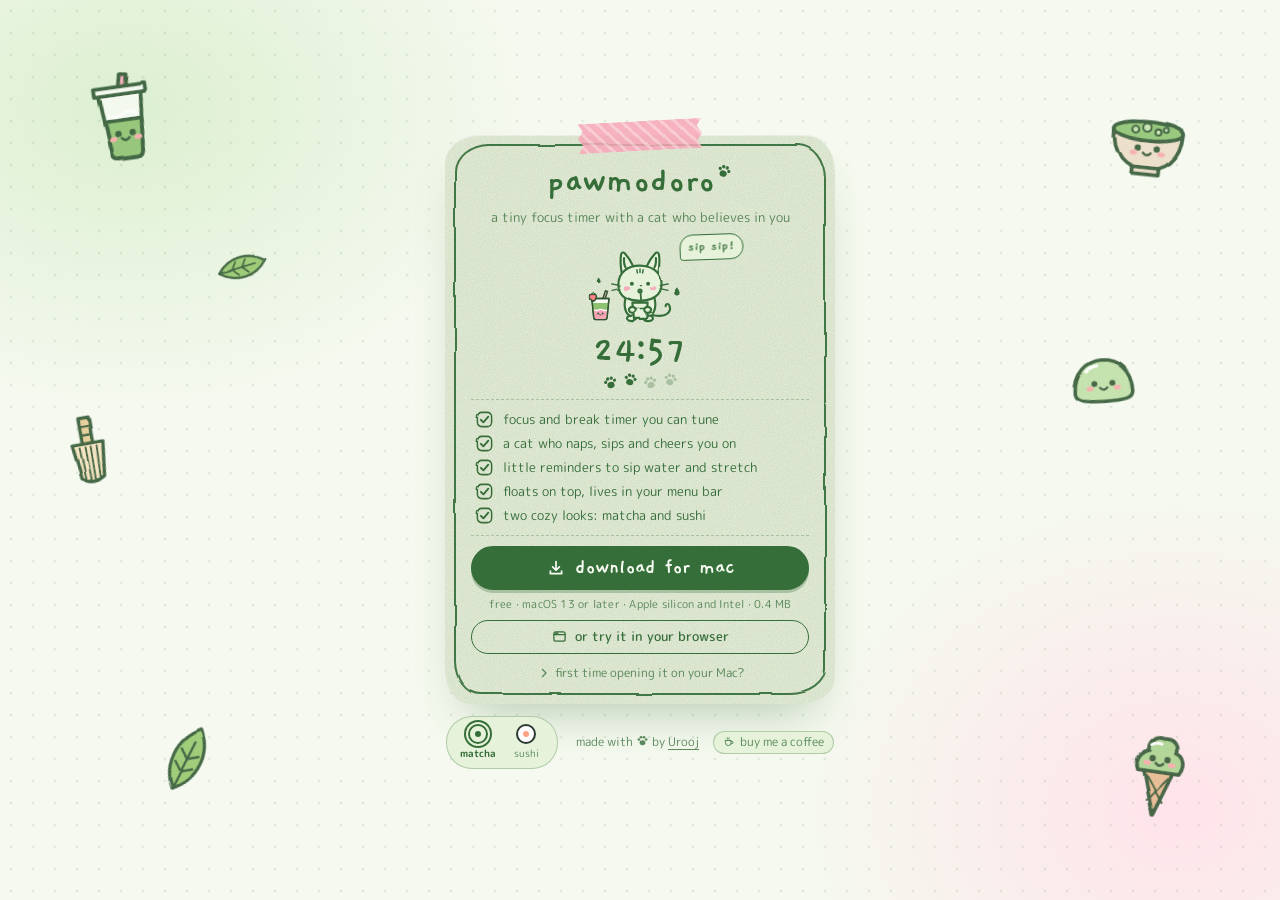
<file: index.html>
<!doctype html>
<html lang="en">
<head>
<meta charset="utf-8">
<meta name="viewport" content="width=device-width,initial-scale=1,viewport-fit=cover">
<title>Pawmodoro</title>
<meta name="description" content="A tiny hand-drawn focus timer with a cat who believes in you. Free for Mac, or try it in your browser.">
<meta name="theme-color" content="#FFF4F7">
<meta property="og:title" content="Pawmodoro">
<meta property="og:description" content="A tiny hand-drawn focus timer with a cat who believes in you.">
<link rel="icon" href="icons/favicon.svg" type="image/svg+xml">
<link rel="apple-touch-icon" href="icons/apple-touch-icon.png">
<link rel="preconnect" href="https://fonts.googleapis.com">
<link rel="preconnect" href="https://fonts.gstatic.com" crossorigin>
<link rel="stylesheet" href="https://fonts.googleapis.com/css2?family=Gaegu:wght@400;700&family=M+PLUS+Rounded+1c:wght@400;500;700&display=swap">
<link rel="stylesheet" href="palettes.css">
<style>
/* Layout: one taped-down paper card in the middle of a dotted desk, color swatches and a little credit below it */
*,*::before,*::after{box-sizing:border-box}
:root{padding-top:env(safe-area-inset-top,0px);padding-bottom:env(safe-area-inset-bottom,0px)}
html,body{min-height:100%}
body{margin:0;background:var(--desk);color:var(--ink);font-family:var(--font-ui);font-size:15px;-webkit-font-smoothing:antialiased}
[hidden]{display:none!important}
a{color:inherit}
:focus-visible{outline:2px dashed var(--ink);outline-offset:3px}
.defs{position:absolute;width:0;height:0;overflow:hidden}

.desk{
  position:relative;min-height:100vh;display:flex;flex-direction:column;align-items:center;gap:22px;
  padding-block:40px 28px;
  padding-left:max(16px,env(safe-area-inset-left,0px));
  padding-right:max(16px,env(safe-area-inset-right,0px));
  overflow:hidden;
  background:
    radial-gradient(circle,var(--grid) 1.3px,transparent 1.7px) 0 0/22px 22px,
    radial-gradient(40rem 30rem at 10% 12%,var(--blob-a),transparent 62%),
    radial-gradient(38rem 32rem at 92% 90%,var(--blob-b),transparent 62%),
    var(--desk);
}
.doodles{position:absolute;inset:0;pointer-events:none;z-index:0}
.dd{position:absolute;width:var(--s);height:var(--s);color:var(--doodle);transform:rotate(var(--r,0deg))}

/* the card */
.sheet{
  position:relative;z-index:1;isolation:isolate;width:min(560px,100%);
  display:flex;flex-direction:column;align-items:center;gap:12px;text-align:center;
  padding:40px 44px 26px;
  background:var(--paper);color:var(--ink);text-shadow:var(--tshadow);
  border-radius:34px 28px 36px 26px / 28px 36px 26px 34px;
  box-shadow:var(--card-shadow);-webkit-backdrop-filter:var(--glass);backdrop-filter:var(--glass);
}
.sheet::before{content:"";position:absolute;inset:9px;border:2.2px solid var(--ink);border-radius:inherit;filter:url(#wobble-lg);pointer-events:none;opacity:.92}
.sheet::after{
  content:"";position:absolute;inset:0;border-radius:inherit;pointer-events:none;z-index:-1;
  opacity:var(--grain);mix-blend-mode:var(--grain-blend);
  background-image:url("data:image/svg+xml,%3Csvg xmlns='http://www.w3.org/2000/svg' width='180' height='180'%3E%3Cfilter id='n'%3E%3CfeTurbulence type='fractalNoise' baseFrequency='.85' numOctaves='2' stitchTiles='stitch'/%3E%3CfeColorMatrix values='0 0 0 0 .42 0 0 0 0 .34 0 0 0 0 .4 0 0 0 .55 0'/%3E%3C/filter%3E%3Crect width='100%25' height='100%25' filter='url(%23n)'/%3E%3C/svg%3E");
}
.tape{
  position:absolute;top:-14px;left:50%;z-index:3;width:124px;height:30px;pointer-events:none;
  transform:translateX(-50%) rotate(-3deg);
  background:repeating-linear-gradient(45deg,transparent 0 6px,rgba(255,255,255,.32) 6px 9px),var(--tape);
  clip-path:polygon(0 0,100% 0,96% 25%,100% 50%,96% 75%,100% 100%,0 100%,4% 75%,0 50%,4% 25%);
}
.wordmark{margin:0;font-family:var(--font-hand);font-weight:700;font-size:clamp(2.5rem,9vw,3.2rem);line-height:.95;letter-spacing:.01em}
.wordmark svg{width:.44em;height:.44em;vertical-align:.32em;margin-left:.02em;transform:rotate(20deg)}
.tagline{margin:-2px 0 0;max-width:40ch;color:var(--ink-soft);font-size:.93rem;line-height:1.45;text-wrap:balance}

/* the cat, cycling through what it does */
.hero{position:relative;width:100%;height:134px;display:grid;place-items:center;margin-top:2px}
.bunny{width:162px;height:135px;color:var(--ink);overflow:visible}
.bunny [data-show]{display:none}
.bunny[data-state="idle"] [data-show~="idle"],
.bunny[data-state="focus"] [data-show~="focus"],
.bunny[data-state="break"] [data-show~="break"],
.bunny[data-state="cheer"] [data-show~="cheer"],
.bunny[data-state="sip"] [data-show~="sip"],
.bunny[data-state="stretch"] [data-show~="stretch"]{display:inline}
.bunny[data-state="stretch"] .bun{animation:hop 1.2s ease-in-out infinite}
.bunny[data-buddy="cat"] .only-bunny,.bunny[data-buddy="bunny"] .only-cat{display:none!important}
.bun{fill:var(--bunny-fill);stroke:currentColor;stroke-width:2.4;stroke-linecap:round;stroke-linejoin:round;transform-box:fill-box;transform-origin:50% 100%}
.bun .nofill{fill:none}
.bun .ink{fill:currentColor;stroke:none}
.bun .inkfill{fill:currentColor}
.bun .blush ellipse{fill:var(--blush);stroke:none;opacity:.9}
.bun text{font-family:var(--font-hand);font-weight:700;fill:currentColor;stroke:none}
.ear-r{transform-box:fill-box;transform-origin:20% 100%}
.bunny[data-state="idle"] .ear-r{animation:twitch 5s ease-in-out infinite}
.bunny[data-state="focus"] .bun{animation:bob 2.6s ease-in-out infinite}
.bunny[data-state="cheer"] .bun{animation:hop .45s ease-out 3}
.spark{transform-box:fill-box;transform-origin:center;animation:spark .9s ease-in-out infinite alternate}
.z{animation:float 2.6s ease-in-out infinite;transform-box:fill-box}
.z2{animation-delay:-1.3s}
.steam{animation:steam 2.2s ease-in-out infinite}
.steam.s2{animation-delay:-1.1s}
@keyframes twitch{0%,86%,100%{transform:rotate(0)}90%{transform:rotate(9deg)}94%{transform:rotate(-3deg)}}
@keyframes bob{50%{transform:translateY(1.4px)}}
@keyframes hop{40%{transform:translateY(-6px)}}
@keyframes spark{from{transform:scale(.55) rotate(0)}to{transform:scale(1.1) rotate(25deg)}}
@keyframes float{0%{transform:translate(0,5px);opacity:0}30%{opacity:1}100%{transform:translate(-4px,-7px);opacity:0}}
@keyframes steam{0%,100%{opacity:.25}50%{opacity:.9}}
.bubble{
  position:absolute;left:calc(50% + 58px);top:4px;max-width:110px;margin:0;
  background:var(--paper);border:1.8px solid var(--ink);border-radius:16px 16px 16px 4px;padding:5px 10px 6px;
  font-family:var(--font-hand);font-weight:700;font-size:1.05rem;line-height:1.05;text-align:left;
  transform:rotate(-2deg);transform-origin:0 100%;
}
.bubble.pop{animation:pop .35s cubic-bezier(.3,1.6,.5,1)}
@keyframes pop{from{transform:scale(.6) rotate(-6deg);opacity:.2}}
@media (max-width:420px){.bubble{left:auto;right:-6px;top:-6px}}

.time{display:flex;justify-content:center;margin-top:-2px;font-family:var(--font-hand);font-weight:700;font-size:3.3rem;line-height:.9}
.time span{display:inline-block;width:.52em;text-align:center}
.time .colon{width:.28em;animation:blink 2s steps(1) infinite}
@keyframes blink{50%{opacity:.3}}
.paws{display:flex;gap:4px;margin-top:-6px}
.paw{width:21px;height:21px;
  background:linear-gradient(to top,var(--ink) calc(var(--p,0) * 100%),var(--line) 0);
  -webkit-mask:var(--paw) center/contain no-repeat;mask:var(--paw) center/contain no-repeat}
.paw:nth-child(odd){transform:rotate(-14deg) translateY(1.5px)}
.paw:nth-child(even){transform:rotate(14deg) translateY(-1.5px)}

.rule{width:100%;height:0;border:0;border-top:1.6px dashed var(--line);margin:4px 0}
.side{display:flex;flex-direction:column;align-items:center;gap:12px;width:100%;min-width:0}

/* features, each with a hand-drawn ticked box */
.features{list-style:none;margin:0;padding:0 6px;width:100%;display:flex;flex-direction:column;gap:8px;text-align:left}
.features li{display:flex;align-items:center;gap:12px;font-size:.94rem;line-height:1.3}
.tick{flex:none;width:24px;height:24px;color:var(--ink)}
.features li:hover .tick{transform:rotate(-8deg) scale(1.08)}
.tick{transition:transform .15s}

/* buttons */
.go{
  display:flex;align-items:center;justify-content:center;gap:10px;width:100%;height:54px;margin-top:2px;
  border-radius:999px;border:2px solid var(--ink);background:var(--btn-bg);color:var(--btn-fg);text-shadow:none;
  font-family:var(--font-hand);font-weight:700;font-size:1.65rem;text-decoration:none;
  box-shadow:0 4px 0 var(--line);transition:transform .12s,box-shadow .12s;
}
.go svg{width:22px;height:22px}
.go:hover{transform:translateY(-1px) rotate(-.6deg)}
.go:active{transform:translateY(3px);box-shadow:0 1px 0 var(--line)}
.fine{margin:-4px 0 0;font-size:.74rem;color:var(--ink-soft);letter-spacing:.02em}
.ghost{
  display:flex;align-items:center;justify-content:center;gap:8px;width:100%;height:46px;
  border:1.8px solid var(--ink);border-radius:999px;background:transparent;color:var(--ink);
  font-size:.92rem;font-weight:500;text-decoration:none;
}
.ghost svg{width:18px;height:18px}
.ghost:hover{background:var(--paper-hi)}

.first{width:100%;text-align:left;font-size:.84rem}
.first summary{cursor:pointer;list-style:none;display:flex;align-items:center;justify-content:center;gap:4px;color:var(--ink-soft);font-size:.82rem;padding:2px 0}
.first summary::-webkit-details-marker{display:none}
.first summary svg{width:14px;height:14px;transition:transform .2s}
.first[open] summary svg{transform:rotate(90deg)}
.first ol{margin:10px 0 0;padding:12px 16px 12px 34px;display:flex;flex-direction:column;gap:7px;line-height:1.5;background:var(--paper-hi);border:1.6px dashed var(--line);border-radius:16px 13px 17px 12px / 13px 17px 12px 16px}
.first b{font-weight:700}

/* color swatches under the card */
.pickers{position:relative;z-index:1;display:flex;flex-wrap:wrap;justify-content:center;gap:6px 10px;padding:9px 16px;
  background:var(--paper);border:1.6px solid var(--line);border-radius:26px;-webkit-backdrop-filter:var(--glass);backdrop-filter:var(--glass)}
.sw{display:flex;flex-direction:column;align-items:center;gap:3px;border:0;background:none;padding:2px 0;font:inherit;font-size:.62rem;color:var(--ink-soft);cursor:pointer;min-width:44px}
.sw-dot{position:relative;width:24px;height:24px;border-radius:50%;background:var(--sw-paper);border:2px solid var(--sw-ink);transition:transform .15s}
.sw-dot::after{content:"";position:absolute;inset:6px;border-radius:50%;background:var(--sw-dot,var(--sw-ink))}
.sw:hover .sw-dot{transform:scale(1.1) rotate(-8deg)}
.sw[aria-checked="true"]{color:var(--ink);font-weight:700}
.sw[aria-checked="true"] .sw-dot{box-shadow:0 0 0 2px var(--paper),0 0 0 4px var(--ink)}

.credit{position:relative;z-index:1;display:flex;flex-wrap:wrap;justify-content:center;align-items:center;gap:8px 14px;margin:0;color:var(--ink-soft);font-size:.84rem}
.credit a{text-underline-offset:3px}
.coffee{display:inline-flex;align-items:center;gap:5px;padding:2px 9px;border:1.3px solid var(--line);border-radius:999px;text-decoration:none;color:var(--ink-soft);background:var(--paper);font-size:.72rem}
.coffee svg{width:12px;height:12px}
.coffee:hover{color:var(--ink);border-color:var(--ink)}

/* Compact tall card: everything fits on one screen, like a little app card */
.desk{justify-content:center;padding-block:18px 14px}
.stack{position:relative;z-index:1;display:flex;flex-direction:column;align-items:center;gap:12px;width:100%}
.sheet{width:min(390px,100%);padding:28px 26px 20px;gap:8px}
.side{gap:8px}
.wordmark{font-size:2.3rem}
.tagline{font-size:.8rem;max-width:none;margin:0}
.hero{height:92px;margin:0}
.bunny{width:108px;height:90px}
.bubble{left:calc(50% + 40px);top:0;max-width:92px;font-size:.88rem;padding:4px 8px 5px}
.time{font-size:2.5rem}
.paws{margin-top:-4px}
.paw{width:16px;height:16px}
.rule{margin:2px 0}
.features{gap:5px;padding:0 4px}
.features li{font-size:.82rem;gap:9px;line-height:1.25}
.tick{width:19px;height:19px}
.go{height:44px;font-size:1.35rem;margin-top:0;box-shadow:0 3px 0 var(--line)}
.go svg{width:18px;height:18px}
.fine{font-size:.68rem;margin:-2px 0 0}
.ghost{height:34px;font-size:.8rem}
.ghost svg{width:15px;height:15px}
.first summary{font-size:.74rem}
.footrow{display:flex;flex-wrap:wrap;justify-content:center;align-items:center;gap:10px 18px}
.pickers{padding:5px 12px;gap:4px 10px}
.pickers .sw{min-width:38px;font-size:.6rem}
.pickers .sw-dot{width:20px;height:20px}
.pickers .sw-dot::after{inset:5px}
.credit{font-size:.78rem}

/* the cat feels alive: blinks, breathes, swishes its tail; its little friend hops now and then */
.bunny .eye{transform-box:fill-box;transform-origin:center;animation:blink 4.6s infinite}
.bunny[data-state="focus"] .eye{animation-duration:5.8s}
@keyframes blink{0%,93%,100%{transform:scaleY(1)}95.5%,97.5%{transform:scaleY(.12)}}
.bunny[data-state="idle"] .bun,.bunny[data-state="sip"] .bun{animation:breathe 3.6s ease-in-out infinite}
.bunny[data-state="break"] .bun{animation:breathe 5s ease-in-out infinite}
@keyframes breathe{50%{transform:translateY(.5px) scale(1.012,.988)}}
.bunny .tail{transform-box:fill-box;transform-origin:0% 90%;animation:swish 2.8s ease-in-out infinite}
.bunny .tail-l{transform-origin:100% 90%;animation:swish-l 4.2s ease-in-out infinite}
@keyframes swish{50%{transform:rotate(-13deg)}}
@keyframes swish-l{50%{transform:rotate(9deg)}}
.bunny .friend{transform-box:fill-box;transform-origin:50% 100%;animation:friend-hop 3.4s ease-in-out infinite}
@keyframes friend-hop{0%,68%,100%{transform:none}76%{transform:translateY(-2.6px) rotate(-5deg)}84%{transform:translateY(0) rotate(3deg)}90%{transform:none}}

@media (prefers-reduced-motion: reduce){
  *,*::before,*::after{animation:none!important;transition:none!important}
}
</style>
</head>
<body>
<svg class="defs" aria-hidden="true" focusable="false">
  <defs>
    <filter id="wobble" x="-10%" y="-10%" width="120%" height="120%">
      <feTurbulence type="fractalNoise" baseFrequency="0.04" numOctaves="2" seed="4" result="n"/>
      <feDisplacementMap in="SourceGraphic" in2="n" scale="2.4" xChannelSelector="R" yChannelSelector="G"/>
    </filter>
    <filter id="wobble-lg" x="-5%" y="-5%" width="110%" height="110%">
      <feTurbulence type="fractalNoise" baseFrequency="0.018" numOctaves="2" seed="9" result="n"/>
      <feDisplacementMap in="SourceGraphic" in2="n" scale="4" xChannelSelector="R" yChannelSelector="G"/>
    </filter>
  </defs>
  <!-- line icons -->
  <symbol id="i-play" viewBox="0 0 24 24"><path d="M8 5.8 L18 12 L8 18.2 Z" fill="currentColor" stroke="currentColor" stroke-width="2" stroke-linejoin="round"/></symbol>
  <symbol id="i-pause" viewBox="0 0 24 24"><path d="M8.5 6v12M15.5 6v12" fill="none" stroke="currentColor" stroke-width="3.2" stroke-linecap="round"/></symbol>
  <symbol id="i-skip" viewBox="0 0 24 24"><path d="M6 6.5 L14.5 12 L6 17.5 Z" fill="currentColor" stroke="currentColor" stroke-width="1.8" stroke-linejoin="round"/><path d="M18 6.5v11" fill="none" stroke="currentColor" stroke-width="2.4" stroke-linecap="round"/></symbol>
  <symbol id="i-reset" viewBox="0 0 24 24"><g fill="none" stroke="currentColor" stroke-width="2.2" stroke-linecap="round" stroke-linejoin="round"><path d="M5.5 12.5a6.5 6.5 0 1 0 2-4.9"/><path d="M5 4.5v4h4"/></g></symbol>
  <symbol id="i-speaker" viewBox="0 0 24 24"><g fill="none" stroke="currentColor" stroke-width="2" stroke-linecap="round" stroke-linejoin="round"><path d="M4 9.5h3.5L12 6v12l-4.5-3.5H4z"/><path d="M15.5 9.5a3.5 3.5 0 0 1 0 5"/><path d="M18 7a7 7 0 0 1 0 10"/></g></symbol>
  <symbol id="i-muted" viewBox="0 0 24 24"><g fill="none" stroke="currentColor" stroke-width="2" stroke-linecap="round" stroke-linejoin="round"><path d="M4 9.5h3.5L12 6v12l-4.5-3.5H4z"/><path d="M16 9.5l5 5M21 9.5l-5 5"/></g></symbol>
  <symbol id="i-sun" viewBox="0 0 24 24"><g fill="none" stroke="currentColor" stroke-width="2" stroke-linecap="round"><circle cx="12" cy="12" r="4"/><path d="M12 3v2M12 19v2M3 12h2M19 12h2M5.6 5.6l1.4 1.4M17 17l1.4 1.4M5.6 18.4L7 17M17 7l1.4-1.4"/></g></symbol>
  <symbol id="i-moon" viewBox="0 0 24 24"><path d="M19 14.5A7.5 7.5 0 1 1 9.5 5a6 6 0 0 0 9.5 9.5z" fill="none" stroke="currentColor" stroke-width="2" stroke-linejoin="round"/></symbol>
  <symbol id="i-auto" viewBox="0 0 24 24"><circle cx="12" cy="12" r="7.5" fill="none" stroke="currentColor" stroke-width="2"/><path d="M12 4.5a7.5 7.5 0 0 1 0 15z" fill="currentColor"/></symbol>
  <symbol id="i-glass" viewBox="0 0 24 24"><path d="M12 3.5 Q13.2 10.8 20.5 12 Q13.2 13.2 12 20.5 Q10.8 13.2 3.5 12 Q10.8 10.8 12 3.5 Z" fill="none" stroke="currentColor" stroke-width="2" stroke-linejoin="round"/></symbol>
  <symbol id="i-shrink" viewBox="0 0 24 24"><path d="M4 14h6v6M20 10h-6V4M10 14l-6 6M14 10l6-6" fill="none" stroke="currentColor" stroke-width="2" stroke-linecap="round" stroke-linejoin="round"/></symbol>
  <symbol id="i-expand" viewBox="0 0 24 24"><path d="M14 4h6v6M10 20H4v-6M20 4l-6 6M4 20l6-6" fill="none" stroke="currentColor" stroke-width="2" stroke-linecap="round" stroke-linejoin="round"/></symbol>
  <symbol id="i-tune" viewBox="0 0 24 24"><g fill="none" stroke="currentColor" stroke-width="2" stroke-linecap="round"><path d="M4 7.5h9M17.5 7.5H20M4 16.5h2.5M11 16.5h9"/><circle cx="15.2" cy="7.5" r="2.2"/><circle cx="8.8" cy="16.5" r="2.2"/></g></symbol>
  <symbol id="i-chev" viewBox="0 0 24 24"><path d="M9.5 6l6 6-6 6" fill="none" stroke="currentColor" stroke-width="2.2" stroke-linecap="round" stroke-linejoin="round"/></symbol>
  <symbol id="i-x" viewBox="0 0 24 24"><path d="M7 7l10 10M17 7L7 17" fill="none" stroke="currentColor" stroke-width="2.2" stroke-linecap="round"/></symbol>
  <symbol id="i-check" viewBox="0 0 24 24"><path d="M5.5 12.5l4.2 4.2L18.5 7.5" fill="none" stroke="currentColor" stroke-width="3" stroke-linecap="round" stroke-linejoin="round"/></symbol>
  <symbol id="i-plus" viewBox="0 0 24 24"><path d="M12 5v14M5 12h14" fill="none" stroke="currentColor" stroke-width="2.2" stroke-linecap="round"/></symbol>
  <symbol id="i-minus" viewBox="0 0 24 24"><path d="M5 12h14" fill="none" stroke="currentColor" stroke-width="2.2" stroke-linecap="round"/></symbol>
  <symbol id="i-water" viewBox="0 0 24 24"><path d="M12 3.5 C9 8 6.5 11 6.5 14.5 a5.5 5.5 0 0 0 11 0 C17.5 11 15 8 12 3.5 Z" fill="none" stroke="currentColor" stroke-width="2" stroke-linejoin="round"/><path d="M9.5 15 a2.6 2.6 0 0 0 2.4 2.5" fill="none" stroke="currentColor" stroke-width="1.8" stroke-linecap="round"/></symbol>
  <symbol id="i-stretch" viewBox="0 0 24 24"><g fill="none" stroke="currentColor" stroke-width="2" stroke-linecap="round" stroke-linejoin="round"><circle cx="12" cy="5.5" r="2"/><path d="M5 3.5 L12 9.5 L19 3.5 M12 9.5 V15 M12 15 L8 20.5 M12 15 L16 20.5"/></g></symbol>
  <symbol id="i-float" viewBox="0 0 24 24"><rect x="3.5" y="5.5" width="17" height="13" rx="2.5" fill="none" stroke="currentColor" stroke-width="2"/><rect x="11.5" y="11" width="6.5" height="5" rx="1.2" fill="currentColor"/></symbol>
  <symbol id="i-dock" viewBox="0 0 24 24"><g fill="none" stroke="currentColor" stroke-width="2" stroke-linecap="round" stroke-linejoin="round"><rect x="3.5" y="5.5" width="17" height="13" rx="2.5"/><path d="M15 9 L9.5 14.5 M9.5 10 V14.5 H14"/></g></symbol>
  <symbol id="i-later" viewBox="0 0 24 24"><g fill="none" stroke="currentColor" stroke-width="2" stroke-linecap="round" stroke-linejoin="round"><circle cx="12" cy="13" r="7"/><path d="M12 9.5 V13 L14.5 14.5 M5 5 L7.5 3 M19 5 L16.5 3"/></g></symbol>
  <symbol id="i-install" viewBox="0 0 24 24"><g fill="none" stroke="currentColor" stroke-width="2" stroke-linecap="round" stroke-linejoin="round"><path d="M12 4 V14 M8 10.5 L12 14.5 L16 10.5"/><path d="M5 15.5 V18.5 H19 V15.5"/></g></symbol>
  <!-- desk doodles -->
  <symbol id="d-star" viewBox="0 0 40 40"><path filter="url(#wobble)" d="M20 5 L24 15 L35 16 L26.5 23 L29.5 34 L20 28 L10.5 34 L13.5 23 L5 16 L16 15 Z" fill="none" stroke="currentColor" stroke-width="2" stroke-linejoin="round"/></symbol>
  <symbol id="d-heart" viewBox="0 0 40 40"><path filter="url(#wobble)" d="M20 33 C8 25 4 18 7 12 C10 6 17 7 20 13 C23 7 30 6 33 12 C36 18 32 25 20 33 Z" fill="none" stroke="currentColor" stroke-width="2" stroke-linejoin="round"/></symbol>
  <symbol id="d-yarn" viewBox="0 0 40 40"><g filter="url(#wobble)" fill="none" stroke="currentColor" stroke-width="2" stroke-linecap="round" stroke-linejoin="round"><circle cx="18" cy="19" r="11"/><path d="M9.5 12.5 C15 15 21 21 23.5 29.5 M12 27.5 C16 21 22 15.5 27.5 12.5 M7.5 20 C14 18.5 22 19 29 22"/><path d="M26 27.5 C30 32 33 34 37 32.5"/></g></symbol>
  <symbol id="d-fish" viewBox="0 0 40 40"><g filter="url(#wobble)" fill="none" stroke="currentColor" stroke-width="2" stroke-linecap="round" stroke-linejoin="round"><path d="M5 20 C10 12.5 20 11.5 27 20 C20 28.5 10 27.5 5 20 Z"/><path d="M27 20 L35 13.5 L34 26.5 Z"/><path d="M19 15.5 C17.5 18.5 17.5 21.5 19 24.5"/><circle cx="10.5" cy="19" r="1.2" fill="currentColor" stroke="none"/></g></symbol>
  <symbol id="i-paw" viewBox="0 0 24 24"><g fill="currentColor"><ellipse cx="12" cy="16" rx="5.4" ry="4.6"/><circle cx="5.2" cy="10.2" r="2.4"/><circle cx="9.2" cy="6" r="2.5"/><circle cx="14.8" cy="6" r="2.5"/><circle cx="18.8" cy="10.2" r="2.4"/></g></symbol>
  <symbol id="d-tomato" viewBox="0 0 40 40"><g filter="url(#wobble)" fill="none" stroke="currentColor" stroke-width="2" stroke-linecap="round" stroke-linejoin="round"><path d="M20 12 C29 12 34 18 33 25 C32 32 26 35 20 35 C14 35 8 32 7 25 C6 18 11 12 20 12 Z"/><path d="M20 13 L16.5 8.5 M20 13 L23.5 8.5 M20 13 L14 13.5 M20 13 L26 13.5 M20 12.5 L20.5 5.5"/></g></symbol>
  <symbol id="d-sparkle" viewBox="0 0 40 40"><path filter="url(#wobble)" d="M20 6 Q21.5 18.5 34 20 Q21.5 21.5 20 34 Q18.5 21.5 6 20 Q18.5 18.5 20 6 Z" fill="none" stroke="currentColor" stroke-width="2" stroke-linejoin="round"/></symbol>
  <symbol id="d-cloud" viewBox="0 0 40 40"><path filter="url(#wobble)" d="M10 28 C5 28 4 21 9 20 C9 14 16 12 19 16 C21 11 30 11 31 18 C36 18 37 28 31 28 Z" fill="none" stroke="currentColor" stroke-width="2" stroke-linejoin="round"/></symbol>
</svg>
<svg class="defs" aria-hidden="true" focusable="false">
  <symbol id="l-tick" viewBox="0 0 24 24"><g filter="url(#wobble)" fill="none" stroke="currentColor" stroke-linecap="round" stroke-linejoin="round"><rect x="3" y="3" width="18" height="18" rx="5.5" stroke-width="1.9"/><path d="M7.4 12.4 L10.6 15.6 L16.8 8.4" stroke-width="2.4"/></g></symbol>
  <symbol id="l-download" viewBox="0 0 24 24"><g fill="none" stroke="currentColor" stroke-width="2.3" stroke-linecap="round" stroke-linejoin="round"><path d="M12 3.5 V14.5 M7.5 10.5 L12 15 L16.5 10.5"/><path d="M4.5 16 V19.5 H19.5 V16"/></g></symbol>
  <symbol id="l-browser" viewBox="0 0 24 24"><g fill="none" stroke="currentColor" stroke-width="2" stroke-linecap="round" stroke-linejoin="round"><rect x="3" y="4.5" width="18" height="15" rx="3"/><path d="M3 9 H21"/><circle cx="6.3" cy="6.8" r=".6" fill="currentColor"/><circle cx="8.6" cy="6.8" r=".6" fill="currentColor"/></g></symbol>
  <!-- matcha doodles, shown on the desk in the Matcha colors -->
  <symbol id="m-latte" viewBox="0 0 36 48"><g filter="url(#wobble)" stroke="#2E5631" stroke-width="2" stroke-linecap="round" stroke-linejoin="round"><path fill="#F7A6B8" d="M19 1 L22.5 1.6 L20.5 11 L17 10.4 Z"/><path fill="#F7FBF3" d="M7 11 h22 l-3 31 q-0.3 3 -3 3 h-10 q-2.7 0 -3 -3 z"/><path fill="#8DC26F" d="M8.4 25 h19.2 l-1.6 17 q-0.3 3 -3 3 h-10 q-2.7 0 -3 -3 z"/><path fill="none" stroke="#FFFFFF" stroke-width="1.6" d="M11 22 q3.5 2.5 7 0 q3.5 -2.5 7 0"/><path fill="#F7FBF3" d="M5 7.5 h26 v4 h-26 z"/><circle cx="14" cy="32" r="1.7" fill="#2E5631" stroke="none"/><circle cx="22" cy="32" r="1.7" fill="#2E5631" stroke="none"/><path fill="none" stroke-width="1.4" d="M16 34.4 q2 2.2 4 0"/><ellipse cx="11.4" cy="34.6" rx="2" ry="1.3" fill="#F7A9A8" stroke="none"/><ellipse cx="24.6" cy="34.6" rx="2" ry="1.3" fill="#F7A9A8" stroke="none"/></g></symbol>
  <symbol id="m-bowl" viewBox="0 0 44 40"><g filter="url(#wobble)" stroke="#2E5631" stroke-width="2" stroke-linecap="round" stroke-linejoin="round"><path fill="#EBDDC6" d="M4 15 C4 29 12 35 22 35 C32 35 40 29 40 15 Z"/><ellipse cx="22" cy="15" rx="18" ry="5" fill="#8DC26F"/><g fill="#C3E2AA" stroke-width="1.1"><circle cx="15" cy="14.5" r="1.8"/><circle cx="21" cy="13" r="2.2"/><circle cx="27" cy="15" r="1.6"/><circle cx="31" cy="13.5" r="1.3"/></g><path fill="#EBDDC6" d="M15 34 h14 v3.5 h-14 z"/><circle cx="17" cy="24" r="1.7" fill="#2E5631" stroke="none"/><circle cx="27" cy="24" r="1.7" fill="#2E5631" stroke="none"/><path fill="none" stroke-width="1.4" d="M20 26.4 q2 2.2 4 0"/><ellipse cx="14.4" cy="26.6" rx="2" ry="1.3" fill="#F7A9A8" stroke="none"/><ellipse cx="29.6" cy="26.6" rx="2" ry="1.3" fill="#F7A9A8" stroke="none"/></g></symbol>
  <symbol id="m-whisk" viewBox="0 0 40 44"><g filter="url(#wobble)" stroke="#2E5631" stroke-width="2" stroke-linecap="round" stroke-linejoin="round"><path fill="#E6CB93" d="M17 2 h6 v15 h-6 z"/><path fill="#F3E3BC" d="M11 17 h18 l-2.5 20 q-6.5 4.5 -13 0 z"/><path fill="none" stroke-width="1.2" d="M15 19 L15.8 37 M18.5 19 L18.8 38.5 M21.5 19 L21.2 38.5 M25 19 L24.2 37"/><path fill="none" stroke-width="1.4" d="M17 7 h6 M17 12 h6"/></g></symbol>
  <symbol id="m-mochi" viewBox="0 0 40 32"><g filter="url(#wobble)" stroke="#2E5631" stroke-width="2" stroke-linecap="round" stroke-linejoin="round"><path fill="#BFE0A6" d="M4 24 C4 12 12 6 20 6 C28 6 36 12 36 24 C36 28 32 29 20 29 C8 29 4 28 4 24 Z"/><path fill="none" stroke="#FFFFFF" stroke-width="1.6" d="M11 12 q3 -3 6 -3"/><circle cx="15" cy="19" r="1.7" fill="#2E5631" stroke="none"/><circle cx="25" cy="19" r="1.7" fill="#2E5631" stroke="none"/><path fill="none" stroke-width="1.4" d="M18 21.4 q2 2.2 4 0"/><ellipse cx="12.4" cy="21.6" rx="2" ry="1.3" fill="#F7A9A8" stroke="none"/><ellipse cx="27.6" cy="21.6" rx="2" ry="1.3" fill="#F7A9A8" stroke="none"/></g></symbol>
  <symbol id="m-softserve" viewBox="0 0 36 48"><g filter="url(#wobble)" stroke="#2E5631" stroke-width="2" stroke-linecap="round" stroke-linejoin="round"><path fill="#E3B98C" d="M10 22 L18 46 L26 22 Z"/><path fill="none" stroke-width="1.1" d="M12.5 26 L22 39 M23.5 26 L14 39"/><path fill="#A9D48E" d="M7 23 C4 17 9 13 12 12 C11 7 15 4 19 5 C24 4 27 8 26 12 C30 13 32 18 29 23 Z"/><path fill="none" stroke="#FFFFFF" stroke-width="1.4" d="M13 9 q2 -2 5 -1"/><circle cx="14" cy="16" r="1.7" fill="#2E5631" stroke="none"/><circle cx="22" cy="16" r="1.7" fill="#2E5631" stroke="none"/><path fill="none" stroke-width="1.4" d="M16 18.4 q2 2.2 4 0"/><ellipse cx="11.4" cy="18.6" rx="2" ry="1.3" fill="#F7A9A8" stroke="none"/><ellipse cx="24.6" cy="18.6" rx="2" ry="1.3" fill="#F7A9A8" stroke="none"/></g></symbol>
  <symbol id="m-leaf" viewBox="0 0 40 40"><g filter="url(#wobble)" stroke="#2E5631" stroke-width="2" stroke-linecap="round" stroke-linejoin="round"><path fill="#95C76A" d="M6 34 C6 18 18 6 34 6 C34 22 22 34 6 34 Z"/><path fill="none" stroke-width="1.5" d="M6 34 L28 12 M14 26 L13 19 M20 20 L19 13 M14 26 L21 27 M20 20 L27 21"/></g></symbol>
  <!-- strawberry matcha: the cat's little friend in the Matcha colors -->
  <symbol id="m-strawmatcha" viewBox="0 0 26 34"><g filter="url(#wobble)" stroke="#2E5631" stroke-width="1.6" stroke-linecap="round" stroke-linejoin="round"><path fill="#F7A6B8" d="M15.2 10.8 L18.6 0.8 L21 1.5 L17.6 11.5 Z"/><path fill="#F7FBF3" d="M3.5 9.5 h19 l-2.1 21 q-.3 2.5 -2.8 2.5 h-9.2 q-2.5 0 -2.8 -2.5 z"/><path fill="#8DC26F" stroke="none" d="M4.4 14.5 h17.2 l-.75 7.5 h-15.7 z"/><path fill="#F7A6B8" stroke="none" d="M5.15 22 h15.7 l-.75 8.3 q-.25 1.9 -2.2 1.9 h-9.8 q-1.95 0 -2.2 -1.9 z"/><path fill="none" stroke="#FFFFFF" stroke-width="1.2" d="M6 22.2 q2.5 1.6 5 0 q2.5 -1.6 5 0 q2.2 1.4 4 0"/><path fill="none" d="M3.5 9.5 h19 l-2.1 21 q-.3 2.5 -2.8 2.5 h-9.2 q-2.5 0 -2.8 -2.5 z"/><path fill="#FF6F8A" d="M5 4.2 c2.6 0 4.2 2 3.3 4.6 c-.7 2 -2.2 3.3 -3.3 3.7 c-1.1 -.4 -2.6 -1.7 -3.3 -3.7 c-.9 -2.6 .7 -4.6 3.3 -4.6 z"/><path fill="#8DC26F" stroke-width="1.1" d="M3 4.4 l2 -1.6 l2 1.6 l-2 .8 z"/><g fill="#FFE08A" stroke="none"><circle cx="4" cy="7" r=".55"/><circle cx="6.1" cy="7.6" r=".55"/><circle cx="5" cy="9.6" r=".55"/></g><circle cx="10.5" cy="26" r="1.05" fill="#2E5631" stroke="none"/><circle cx="15.5" cy="26" r="1.05" fill="#2E5631" stroke="none"/><path fill="none" stroke-width="1" d="M12 27.6 q1 1.1 2 0"/><ellipse cx="8.6" cy="27.4" rx="1.3" ry=".8" fill="#FF8FA8" stroke="none"/><ellipse cx="17.4" cy="27.4" rx="1.3" ry=".8" fill="#FF8FA8" stroke="none"/></g></symbol>
  <!-- sushi doodles, shown on the desk in the Sushi colors -->
  <symbol id="s-nigiri" viewBox="0 0 48 40"><g filter="url(#wobble)" stroke="#2B2B35" stroke-width="2" stroke-linecap="round" stroke-linejoin="round"><path fill="#FFFFFF" d="M6 27 C6 19 14 16 24 16 C34 16 42 19 42 27 C42 34 34 36 24 36 C14 36 6 34 6 27 Z"/><path fill="#F59A7E" d="M3 18 C8 9 22 6 34 8 C42 9 46 13 44 17 C40 21 28 22 16 22 C9 22 4 21 3 18 Z"/><path fill="none" stroke="#F6C453" stroke-width="2.2" d="M8 21.5 C16 23.5 30 23.5 40 20"/><path fill="none" stroke="#FFE9E0" stroke-width="1.8" d="M14 10 C16 14 16 18 14 21 M22 8 C24 12 24 17 22 21 M30 8 C32 12 32 16 30 20"/><circle cx="19" cy="28" r="1.7" fill="#2B2B35" stroke="none"/><circle cx="29" cy="28" r="1.7" fill="#2B2B35" stroke="none"/><path fill="none" stroke="#2B2B35" stroke-width="1.4" d="M22 30.4 q2 2.2 4 0"/><ellipse cx="16.4" cy="30.6" rx="2" ry="1.3" fill="#F7A9A8" stroke="none"/><ellipse cx="31.6" cy="30.6" rx="2" ry="1.3" fill="#F7A9A8" stroke="none"/></g></symbol>
  <symbol id="s-maki" viewBox="0 0 40 40"><g filter="url(#wobble)" stroke="#2B2B35" stroke-width="2" stroke-linecap="round" stroke-linejoin="round"><circle cx="20" cy="20" r="16" fill="#2B2B35"/><circle cx="20" cy="20" r="12" fill="#FFFFFF" stroke-width="1.4"/><path fill="#F59A7E" d="M14.5 17 q0 -2.5 2.5 -2.5 h5 q2.5 0 2.5 2.5 v6 q0 2.5 -2.5 2.5 h-5 q-2.5 0 -2.5 -2.5 z"/><path fill="#9CCB6B" stroke-width="1.2" d="M23 14 h3.5 v4.5 h-3.5 z"/><path fill="none" stroke-width="1.1" d="M11 22 q1.5 -1.5 3 0 M26 28 q1.5 -1.5 3 0 M27 22 q1.5 -1.5 3 0"/></g></symbol>
  <symbol id="s-onigiri" viewBox="0 0 40 40"><g filter="url(#wobble)" stroke="#2B2B35" stroke-width="2" stroke-linecap="round" stroke-linejoin="round"><path fill="#FFFFFF" d="M20 5 C24 5 35 25 35 30 C35 35 30 36 20 36 C10 36 5 35 5 30 C5 25 16 5 20 5 Z"/><path fill="#2B2B35" d="M13 26 L27 26 L27 36 L13 36 Z"/><circle cx="16" cy="18" r="1.7" fill="#2B2B35" stroke="none"/><circle cx="24" cy="18" r="1.7" fill="#2B2B35" stroke="none"/><path fill="none" stroke="#2B2B35" stroke-width="1.4" d="M18 20.4 q2 2.2 4 0"/><ellipse cx="13.4" cy="20.6" rx="2" ry="1.3" fill="#F7A9A8" stroke="none"/><ellipse cx="26.6" cy="20.6" rx="2" ry="1.3" fill="#F7A9A8" stroke="none"/></g></symbol>
  <symbol id="s-gunkan" viewBox="0 0 40 40"><g filter="url(#wobble)" stroke="#2B2B35" stroke-width="2" stroke-linecap="round" stroke-linejoin="round"><path fill="#2B2B35" d="M7 15 h26 v18 q0 3 -3 3 h-20 q-3 0 -3 -3 z"/><g fill="#FF8A3D" stroke-width="1.2"><circle cx="12" cy="14" r="3.2"/><circle cx="18.5" cy="12" r="3.2"/><circle cx="25" cy="12" r="3.2"/><circle cx="31" cy="14" r="3.2"/><circle cx="15.5" cy="8.5" r="3.2"/><circle cx="22" cy="7" r="3.2"/><circle cx="28" cy="9" r="3.2"/></g><circle cx="15.5" cy="25" r="1.7" fill="#FFFFFF" stroke="none"/><circle cx="24.5" cy="25" r="1.7" fill="#FFFFFF" stroke="none"/><path fill="none" stroke="#FFFFFF" stroke-width="1.4" d="M18 27.4 q2 2.2 4 0"/><ellipse cx="12.9" cy="27.6" rx="2" ry="1.3" fill="#F7A9A8" stroke="none"/><ellipse cx="27.1" cy="27.6" rx="2" ry="1.3" fill="#F7A9A8" stroke="none"/></g></symbol>
  <symbol id="s-chopsticks" viewBox="0 0 48 22"><g filter="url(#wobble)" stroke="#2B2B35" stroke-width="2" stroke-linecap="round" stroke-linejoin="round"><path fill="#E3B98C" d="M3 6 L45 3 L45.5 6.5 L3 8.5 Z"/><path fill="#E3B98C" d="M3 13 L45 14 L45 17.5 L3 15.5 Z"/><path fill="none" stroke-width="1.4" d="M36 3.6 L36.3 7 M36 14 L36 17.2"/></g></symbol>
  <symbol id="s-bowl" viewBox="0 0 44 38"><g filter="url(#wobble)" stroke="#2B2B35" stroke-width="2" stroke-linecap="round" stroke-linejoin="round"><path fill="#2B2B35" d="M4 13 C4 27 12 33 22 33 C32 33 40 27 40 13 Z"/><ellipse cx="22" cy="13" rx="18" ry="4.5" fill="#F59A7E"/><path fill="#2B2B35" d="M15 32 h14 v3.5 h-14 z"/><circle cx="17" cy="22" r="1.7" fill="#FFFFFF" stroke="none"/><circle cx="27" cy="22" r="1.7" fill="#FFFFFF" stroke="none"/><path fill="none" stroke="#FFFFFF" stroke-width="1.4" d="M20 24.4 q2 2.2 4 0"/><ellipse cx="14.4" cy="24.6" rx="2" ry="1.3" fill="#F7A9A8" stroke="none"/><ellipse cx="29.6" cy="24.6" rx="2" ry="1.3" fill="#F7A9A8" stroke="none"/></g></symbol>
  <symbol id="l-coffee" viewBox="0 0 24 24"><g fill="none" stroke="currentColor" stroke-width="2" stroke-linecap="round" stroke-linejoin="round"><path d="M5 9 H16 V14 a5 5 0 0 1 -5 5 H10 a5 5 0 0 1 -5 -5 Z"/><path d="M16 10.5 h1.5 a2.5 2.5 0 0 1 0 5 H16"/><path d="M8.5 3.5 q-1 1.5 0 3 M12 3.5 q-1 1.5 0 3"/></g></symbol>
</svg>

<div class="desk">
  <div class="doodles" aria-hidden="true">
    <svg class="dd dd-matcha" style="top:8%;left:6%;--s:92px;--r:-8deg" viewBox="0 0 36 48"><use href="#m-latte"/></svg>
    <svg class="dd dd-matcha" style="top:11%;right:7%;--s:84px;--r:6deg" viewBox="0 0 44 40"><use href="#m-bowl"/></svg>
    <svg class="dd dd-matcha" style="top:46%;left:4%;--s:76px;--r:-10deg" viewBox="0 0 40 44"><use href="#m-whisk"/></svg>
    <svg class="dd dd-matcha" style="top:38%;right:11%;--s:72px;--r:-4deg" viewBox="0 0 40 32"><use href="#m-mochi"/></svg>
    <svg class="dd dd-matcha" style="bottom:9%;right:6%;--s:90px;--r:8deg" viewBox="0 0 36 48"><use href="#m-softserve"/></svg>
    <svg class="dd dd-matcha" style="bottom:12%;left:12%;--s:66px;--r:-18deg" viewBox="0 0 40 40"><use href="#m-leaf"/></svg>
    <svg class="dd dd-matcha" style="top:27%;left:17%;--s:48px;--r:28deg" viewBox="0 0 40 40"><use href="#m-leaf"/></svg>
    <svg class="dd dd-sushi" style="top:9%;left:6%;--s:102px;--r:-8deg" viewBox="0 0 48 40"><use href="#s-nigiri"/></svg>
    <svg class="dd dd-sushi" style="top:12%;right:8%;--s:81px;--r:8deg" viewBox="0 0 40 40"><use href="#s-maki"/></svg>
    <svg class="dd dd-sushi" style="top:48%;left:4%;--s:81px;--r:-6deg" viewBox="0 0 40 40"><use href="#s-onigiri"/></svg>
    <svg class="dd dd-sushi" style="top:38%;right:12%;--s:81px;--r:-8deg" viewBox="0 0 40 40"><use href="#s-gunkan"/></svg>
    <svg class="dd dd-sushi" style="bottom:10%;right:6%;--s:90px;--r:6deg" viewBox="0 0 44 38"><use href="#s-bowl"/></svg>
    <svg class="dd dd-sushi" style="bottom:12%;left:12%;--s:122px;--r:-18deg" viewBox="0 0 48 22"><use href="#s-chopsticks"/></svg>
    <svg class="dd dd-sushi" style="top:27%;left:17%;--s:58px" viewBox="0 0 40 40"><use href="#s-maki"/></svg>
    <svg class="dd" style="top:7%;left:7%;--s:48px;--r:-12deg"><use href="#d-star"/></svg>
    <svg class="dd" style="top:12%;right:9%;--s:62px;--r:8deg"><use href="#d-tomato"/></svg>
    <svg class="dd" style="top:44%;left:5%;--s:46px;--r:-6deg"><use href="#d-heart"/></svg>
    <svg class="dd" style="top:30%;left:15%;--s:70px"><use href="#d-cloud"/></svg>
    <svg class="dd" style="top:40%;right:12%;--s:58px;--r:-12deg"><use href="#d-fish"/></svg>
    <svg class="dd" style="bottom:12%;right:7%;--s:70px;--r:-8deg"><use href="#d-yarn"/></svg>
    <svg class="dd" style="top:62%;right:20%;--s:30px"><use href="#d-sparkle"/></svg>
    <svg class="dd" style="bottom:22%;left:18%;--s:28px"><use href="#d-sparkle"/></svg>
    <svg class="dd" style="bottom:5%;left:7%;--s:22px;--r:28deg"><use href="#i-paw"/></svg>
    <svg class="dd" style="bottom:9%;left:10.5%;--s:22px;--r:28deg"><use href="#i-paw"/></svg>
    <svg class="dd" style="bottom:13.5%;left:9%;--s:22px;--r:28deg"><use href="#i-paw"/></svg>
    <svg class="dd" style="bottom:17.5%;left:12.5%;--s:22px;--r:28deg"><use href="#i-paw"/></svg>
  </div>

  <div class="stack">
  <main class="sheet" id="download">
    <span class="tape" aria-hidden="true"></span>
    <div class="side side-a">
    <h1 class="wordmark">pawmodoro<svg aria-hidden="true"><use href="#i-paw"/></svg></h1>
    <p class="tagline">a tiny focus timer with a cat who believes in you</p>

    <div class="hero">
      <svg class="bunny" id="bunny" data-state="focus" data-buddy="cat" viewBox="0 0 120 100" role="img" aria-label="Your focus buddy">
          <g class="bun" filter="url(#wobble)">
            <!-- cat ears -->
            <g class="only-cat">
              <path d="M39.7,41.9 C38.5,34 38,26 39,20.5 C39.5,18 41.5,17.8 43,19.2 C46.5,23 50,28 52.5,33.8"/>
              <path class="ear-r" d="M67.5,33.8 C70,28 73.5,23 77,19.2 C78.5,17.8 80.5,18 81,20.5 C82,26 81.5,34 80.3,41.9"/>
              <path class="nofill" d="M42.3,24.5 C42,29 42.5,32.5 44,35"/>
              <path class="nofill" d="M77.7,24.5 C78,29 77.5,32.5 76,35"/>
            </g>
            <!-- cat tail sits behind the body; it swaps sides on breaks to make room for the mug -->
            <g class="only-cat" data-show="idle cheer sip stretch"><path class="nofill tail" d="M74.5,88 C88,91 95,85 93,78 C92,74.5 88.5,75 88.5,78"/></g>
            <g class="only-cat" data-show="break"><path class="nofill tail tail-l" d="M45.5,88 C38,90 34,86 35,81 C35.5,78 38.5,78 38.5,81"/></g>
            <!-- bunny ears -->
            <g class="only-bunny" data-show="idle focus cheer sip stretch">
              <path d="M48,36 C41,26 39,12 45,7 C51,3 57,16 57,33.5"/>
              <path class="ear-r" d="M64,33.4 C66,18 72,5 79,8 C85,11 81,25 74,36.4"/>
              <path class="nofill" d="M47,26 C45.5,20 45.5,15 47.5,12"/>
              <path class="nofill" d="M76.5,14 C76.5,19 75,24 72.5,28"/>
            </g>
            <g class="only-bunny" data-show="break">
              <path d="M48,36 C41,26 39,12 45,7 C51,3 57,16 57,33.5"/>
              <path d="M64,33.4 C67,25 72,21 79,20 C86,19 91,25 88.5,30.5 C86,35 80,34 74,36.4"/>
              <path class="nofill" d="M47,26 C45.5,20 45.5,15 47.5,12"/>
              <path class="nofill" d="M77,24.5 C81,23.5 84,25 85,27.5"/>
            </g>
            <!-- raised arms (cheering or stretching) sit behind the body -->
            <g data-show="cheer stretch">
              <path class="nofill" d="M43.5,73 Q33,68 31,56.5"/>
              <path class="nofill" d="M76.5,73 Q87,68 89,56.5"/>
              <ellipse cx="30.5" cy="53.5" rx="3.8" ry="3.4"/>
              <ellipse cx="89.5" cy="53.5" rx="3.8" ry="3.4"/>
            </g>
            <!-- body + feet -->
            <g data-show="idle break cheer sip stretch">
              <path d="M44,69 C41,80 44,92 60,92 C76,92 79,80 76,69"/>
              <ellipse cx="51" cy="91.5" rx="5.5" ry="3"/>
              <ellipse cx="69" cy="91.5" rx="5.5" ry="3"/>
            </g>
            <g data-show="idle">
              <path class="nofill" d="M52,79 q2,3 4,0"/>
              <path class="nofill" d="M64,79 q2,3 4,0"/>
            </g>
            <!-- head -->
            <path d="M36,54 C36,40 47,33 60,33 C73,33 84,40 84,54 C84,66 73,72 60,72 C47,72 36,66 36,54 Z"/>
            <g class="blush"><ellipse cx="45.5" cy="58" rx="3.6" ry="2.1"/><ellipse cx="74.5" cy="58" rx="3.6" ry="2.1"/></g>
            <!-- cat: tabby stripes, nose, whiskers -->
            <g class="only-cat" style="stroke-width:1.6">
              <path class="nofill" d="M56.5,37.5 l.6,3.6 M60,36.5 v4 M63.5,37.5 l-.6,3.6"/>
              <path class="ink" d="M58.4,54.4 L61.6,54.4 L60,56.3 Z"/>
            </g>
            <g class="only-cat" data-show="idle focus break sip" style="stroke-width:1.6">
              <path class="nofill" d="M37.5,55 L28.5,53.2 M37.5,58.5 L29,60.4 M82.5,55 L91.5,53.2 M82.5,58.5 L91,60.4"/>
            </g>
            <!-- idle face -->
            <g data-show="idle">
              <circle class="ink eye" cx="51" cy="52" r="2.3"/><circle class="ink eye" cx="69" cy="52" r="2.3"/>
              <path class="nofill" d="M57,57.5 q1.5,2 3,0 q1.5,2 3,0"/>
            </g>
            <!-- focus face + book -->
            <g data-show="focus">
              <path class="nofill" d="M47,47.5 L54,49.8"/><path class="nofill" d="M73,47.5 L66,49.8"/>
              <circle class="ink eye" cx="51" cy="53.5" r="2.1"/><circle class="ink eye" cx="69" cy="53.5" r="2.1"/>
              <path class="nofill" d="M58,60 q2,-1.4 4,0"/>
              <path d="M38,73 L60,77 L82,73 L82,89 L60,93 L38,89 Z"/>
              <path class="nofill" d="M60,77 L60,93"/>
              <path class="nofill" d="M43,78.5 L55,80.6 M43,82.5 L55,84.6" style="stroke-width:1.6"/>
              <path class="ink" d="M71,87 c-3,-2 -4.2,-4 -2.4,-5.4 c1,-.7 2.2,-.1 2.4,1 c.2,-1.1 1.4,-1.7 2.4,-1 c1.8,1.4 .6,3.4 -2.4,5.4z"/>
              <ellipse cx="39.5" cy="74" rx="4.2" ry="3.4"/><ellipse cx="80.5" cy="74" rx="4.2" ry="3.4"/>
            </g>
            <!-- break: a snack! strawberry matcha in Matcha, a nigiri in Sushi -->
            <g data-show="break">
              <path class="nofill" d="M47.5,54 q3.5,-3 7,0"/><path class="nofill" d="M65.5,54 q3.5,-3 7,0"/>
              <g class="prop-matcha">
                <ellipse class="nofill" cx="60" cy="61.3" rx="1.6" ry="1.5"/>
                <path fill="#F7A6B8" style="stroke-width:1.4" d="M59.4,62.6 L61.6,62.4 L63.4,76 L61.2,76.2 Z"/>
                <path fill="#F7FBF3" d="M51.5,75 L68.5,75 L66.8,93 L53.2,93 Z"/>
                <path fill="#8DC26F" stroke="none" d="M52.2,80 L67.8,80 L67.3,85.5 L52.7,85.5 Z"/>
                <path fill="#F7A6B8" stroke="none" d="M52.7,85.5 L67.3,85.5 L66.8,92.2 L53.2,92.2 Z"/>
                <path class="nofill" style="stroke:#FFFFFF;stroke-width:1.2" d="M53.5,85.6 q2,1.3 4,0 q2,-1.3 4,0 q2,1.3 4,0"/>
                <path class="nofill" d="M51.5,75 L68.5,75 L66.8,93 L53.2,93 Z"/>
                <path fill="#FF6F8A" style="stroke-width:1.4" d="M51.5,70.6 c2.4,0 3.9,1.9 3.1,4.3 c-.6,1.9 -2,3 -3.1,3.4 c-1.1,-.4 -2.5,-1.5 -3.1,-3.4 c-.8,-2.4 .7,-4.3 3.1,-4.3 z"/>
                <path fill="#8DC26F" style="stroke-width:1.1" d="M49.6,70.8 l1.9,-1.5 l1.9,1.5 l-1.9,.8 z"/>
                <ellipse cx="51.5" cy="83" rx="3.8" ry="3.3"/><ellipse cx="68.5" cy="83" rx="3.8" ry="3.3"/>
                <path class="ink z" d="M22,40 c-3,-2 -4.2,-4 -2.4,-5.4 c1,-.7 2.2,-.1 2.4,1 c.2,-1.1 1.4,-1.7 2.4,-1 c1.8,1.4 .6,3.4 -2.4,5.4z"/>
                <path class="ink z z2" d="M30,30 c-2.2,-1.5 -3.1,-3 -1.8,-4 c.75,-.5 1.6,-.1 1.8,.75 c.15,-.8 1,-1.25 1.8,-.75 c1.3,1 .4,2.5 -1.8,4z"/>
              </g>
              <g class="prop-sushi">
                <path class="nofill" d="M57,59.5 q1.5,2 3,0 q1.5,2 3,0"/>
                <path fill="#FFFFFF" d="M48,82 C48,77 53,75.5 60,75.5 C67,75.5 72,77 72,82 C72,87 67,88.5 60,88.5 C53,88.5 48,87 48,82 Z"/>
                <path fill="#F59A7E" d="M46.5,77.5 C50,72 59,70.5 66,71.5 C71,72.3 74.5,74.5 73.5,77 C71,79.5 63,80.5 55,80.2 C50.5,80 47,79.3 46.5,77.5 Z"/>
                <path class="nofill" style="stroke:#FFE9E0;stroke-width:1.4" d="M54,72.6 C55,74.6 55,76.6 54,79 M60,71.7 C61,73.9 61,76.6 60,79.4 M66,72.1 C67,74.1 67,76.1 66,78.5"/>
                <circle cx="72.6" cy="75" r="2.7" stroke="none"/><circle cx="70.4" cy="72.6" r="2.4" stroke="none"/>
                <ellipse cx="47" cy="82" rx="3.8" ry="3.3"/><ellipse cx="73" cy="82" rx="3.8" ry="3.3"/>
                <text class="z" x="14" y="40" font-size="11">nom</text>
                <text class="z z2" x="24" y="29" font-size="9">nom</text>
              </g>
            </g>
            <!-- sip: holding a glass of water with a straw -->
            <g data-show="sip">
              <circle class="ink eye" cx="51" cy="53" r="2.2"/><circle class="ink eye" cx="69" cy="53" r="2.2"/>
              <ellipse class="nofill" cx="60" cy="61" rx="1.7" ry="1.6"/>
              <path class="nofill" d="M61.5,75 L60.6,62.8" style="stroke-width:2"/>
              <path d="M51.5,74 L68.5,74 L66.8,92 L53.2,92 Z"/>
              <path class="nofill" d="M52.4,80.5 L67.6,80.5" style="stroke-width:1.6"/>
              <ellipse cx="51.5" cy="82" rx="3.8" ry="3.3"/><ellipse cx="68.5" cy="82" rx="3.8" ry="3.3"/>
              <path class="ink" d="M101,57 c-2,3 -3,4.6 -3,6 a3,3 0 0 0 6,0 c0,-1.4 -1,-3 -3,-6z"/>
              <path class="ink" d="M14,46 c-1.5,2.2 -2.2,3.4 -2.2,4.4 a2.2,2.2 0 0 0 4.4,0 c0,-1 -.7,-2.2 -2.2,-4.4z"/>
            </g>
            <!-- stretch: arms up, eyes squeezed shut -->
            <g data-show="stretch">
              <path class="nofill" d="M48,50.5 L53.5,53 L48,55.5"/><path class="nofill" d="M72,50.5 L66.5,53 L72,55.5"/>
              <ellipse class="nofill" cx="60" cy="60.5" rx="2" ry="2.4"/>
              <path class="nofill" d="M21,47 l-4,-2 M22.5,41.5 l-3.5,-3.5 M99,47 l4,-2 M97.5,41.5 l3.5,-3.5" style="stroke-width:1.8"/>
            </g>
            <!-- cheer: happy face + sparkles -->
            <g data-show="cheer">
              <path class="nofill" d="M47.5,54 L51,50.5 L54.5,54"/><path class="nofill" d="M65.5,54 L69,50.5 L72.5,54"/>
              <path class="inkfill" d="M56,57.5 Q60,64.5 64,57.5 Z"/>
              <g transform="translate(17 27)"><path class="spark ink" d="M0,-7 Q1.2,-1.2 7,0 Q1.2,1.2 0,7 Q-1.2,1.2 -7,0 Q-1.2,-1.2 0,-7 Z"/></g>
              <g transform="translate(102 23)"><path class="spark ink" style="animation-delay:-.45s" d="M0,-8 Q1.4,-1.4 8,0 Q1.4,1.4 0,8 Q-1.4,1.4 -8,0 Q-1.4,-1.4 0,-8 Z"/></g>
              <g transform="translate(105 63)"><path class="spark ink" style="animation-delay:-.2s" d="M0,-5 Q1,-1 5,0 Q1,1 0,5 Q-1,1 -5,0 Q-1,-1 0,-5 Z"/></g>
              <g transform="translate(9 45)"><path class="spark ink" style="animation-delay:-.65s" d="M0,-5 Q1,-1 5,0 Q1,1 0,5 Q-1,1 -5,0 Q-1,-1 0,-5 Z"/></g>
            </g>
          </g>
                  <!-- a little friend beside the cat: strawberry matcha in Matcha, a nigiri in Sushi -->
          <g class="friend" aria-hidden="true">
            <use class="prop-matcha" href="#m-strawmatcha" x="3" y="60" width="26" height="34"/>
            <use class="prop-sushi" href="#s-nigiri" x="0" y="70" width="32" height="27"/>
          </g>
        </svg>
      <p class="bubble" id="bubble" aria-live="off">reading with you</p>
    </div>
    <div class="time" id="time" aria-label="Example timer">25:00</div>
    <div class="paws" aria-hidden="true"><span class="paw" style="--p:1"></span><span class="paw" style="--p:1"></span><span class="paw" id="paw-now"></span><span class="paw"></span></div>

    </div>

    <hr class="rule rule-top">
    <div class="side side-b">
    <ul class="features">
      <li><svg class="tick" aria-hidden="true"><use href="#l-tick"/></svg>focus and break timer you can tune</li>
      <li><svg class="tick" aria-hidden="true"><use href="#l-tick"/></svg>a cat who naps, sips and cheers you on</li>
      <li><svg class="tick" aria-hidden="true"><use href="#l-tick"/></svg>little reminders to sip water and stretch</li>
      <li><svg class="tick" aria-hidden="true"><use href="#l-tick"/></svg>floats on top, lives in your menu bar</li>
      <li><svg class="tick" aria-hidden="true"><use href="#l-tick"/></svg>two cozy looks: matcha and sushi</li>
    </ul>
    <hr class="rule">

    <a class="go" id="dl" href="https://github.com/UroojHaiderN/pawmodoro/releases/latest/download/Pawmodoro-mac.zip"><svg aria-hidden="true"><use href="#l-download"/></svg>download for mac</a>
    <p class="fine">free · macOS 13 or later · Apple silicon and Intel · 0.4 MB</p>
    <a class="ghost" href="app/" target="_blank" rel="noopener"><svg aria-hidden="true"><use href="#l-browser"/></svg>or try it in your browser</a>

    <details class="first">
      <summary><svg aria-hidden="true"><use href="#i-chev"/></svg>first time opening it on your Mac?</summary>
      <ol>
        <li>Unzip the download and drag <b>Pawmodoro</b> into your Applications folder.</li>
        <li>Open it. macOS says it can’t check the app for malicious software, because it isn’t from the App Store. Click <b>Done</b>.</li>
        <li>Open <b>System Settings → Privacy &amp; Security</b>, scroll down, and click <b>Open Anyway</b>. You only do this once.</li>
        <li>Look for the paw in your menu bar. Click it to show or hide your cat.</li>
      </ol>
    </details>
    </div>
  </main>

  <div class="footrow">
  <div class="pickers swatches" role="radiogroup" aria-label="Colors">
    <button type="button" class="sw" role="radio" data-look="matcha" style="--sw-paper:#E6F3DA;--sw-ink:#366E3A"><span class="sw-dot"></span>matcha</button>
    <button type="button" class="sw" role="radio" data-look="sushi" style="--sw-paper:#FFFFFF;--sw-ink:#2A3A33;--sw-dot:#FFA184"><span class="sw-dot"></span>sushi</button>
  </div>

  <footer class="credit">
    <span>made with <svg aria-hidden="true" style="width:13px;height:13px;vertical-align:-1px"><use href="#i-paw"/></svg> by <a href="https://uroojhaider.com" target="_blank" rel="noopener">Urooj</a></span>
    <a class="coffee" id="coffee" href="#" target="_blank" rel="noopener" hidden><svg aria-hidden="true"><use href="#l-coffee"/></svg>buy me a coffee</a>
  </footer>
  </div>
  </div>
</div>

<script>
(() => {
  // Paste your Buy Me a Coffee link here (like 'https://buymeacoffee.com/yourname') to show the button.
  const COFFEE_URL = 'https://buymeacoffee.com/uroojhaidek';

  const KEY = 'bunodoro:v1'; // the timer app's saved settings, so both pages share your colors
  const LOOKS = ['matcha', 'sushi'];
  const OLD = {}; // anything else falls back to matcha
  const root = document.documentElement;
  const read = () => { try { return JSON.parse(localStorage.getItem(KEY) || 'null'); } catch (e) { return null; } };

  function setLook(look, remember) {
    root.dataset.look = look;
    document.querySelectorAll('.sw').forEach((b) => b.setAttribute('aria-checked', String(b.dataset.look === look)));
    if (!remember) return;
    try { const s = read() || {}; s.look = look; localStorage.setItem(KEY, JSON.stringify(s)); } catch (e) {}
  }
  const saved = read();
  const look = saved && (OLD[saved.look] || saved.look);
  setLook(LOOKS.includes(look) ? look : 'matcha', false);
  document.querySelector('.swatches').addEventListener('click', (e) => {
    const b = e.target.closest('[data-look]'); if (b) setLook(b.dataset.look, true);
  });

  const cat = document.getElementById('bunny');
  if (saved && saved.buddy === 'bunny') cat.dataset.buddy = 'bunny';

  if (COFFEE_URL) { const c = document.getElementById('coffee'); c.href = COFFEE_URL; c.hidden = false; }

  // A little demo: the buddy cycles through what it does while a pretend timer counts down.
  const bubble = document.getElementById('bubble');
  const poses = [['focus', 'reading with you'], ['sip', 'sip sip!'], ['stretch', 'streeetch!'], ['cheer', 'task done, yay!'], ['break', 'snack break!']];
  const still = window.matchMedia && matchMedia('(prefers-reduced-motion: reduce)').matches;
  let i = 0;
  if (!still) setInterval(() => {
    i = (i + 1) % poses.length;
    cat.dataset.state = poses[i][0];
    bubble.textContent = poses[i][1];
    bubble.classList.remove('pop'); void bubble.offsetWidth; bubble.classList.add('pop');
  }, 2800);

  const time = document.getElementById('time'), pawNow = document.getElementById('paw-now');
  const total = 25 * 60;
  let left = total;
  const pad = (n) => String(n).padStart(2, '0');
  function paint() {
    const str = `${pad(Math.floor(left / 60))}:${pad(left % 60)}`;
    time.replaceChildren(...[...str].map((ch) => { const s = document.createElement('span'); if (ch === ':') s.className = 'colon'; s.textContent = ch; return s; }));
    pawNow.style.setProperty('--p', (1 - left / total).toFixed(3));
  }
  paint();
  if (!still) setInterval(() => { left = left > 0 ? left - 1 : total; paint(); }, 1000);
  // Keep everything on one screen: if the window is too short, shrink the whole card a little instead of scrolling.
  const stack = document.querySelector('.stack');
  function fit() {
    stack.style.zoom = '';
    if (innerWidth < 600) return; // phones scroll naturally
    const need = stack.getBoundingClientRect().height + 48; // room for the tape and a little margin
    const scale = Math.max(0.65, Math.min(1, innerHeight / need));
    if (scale < 0.999) stack.style.zoom = scale.toFixed(3);
  }
  fit();
  addEventListener('resize', fit);
  if (document.fonts && document.fonts.ready) document.fonts.ready.then(fit);
})();
</script>
</body>
</html>
</file>
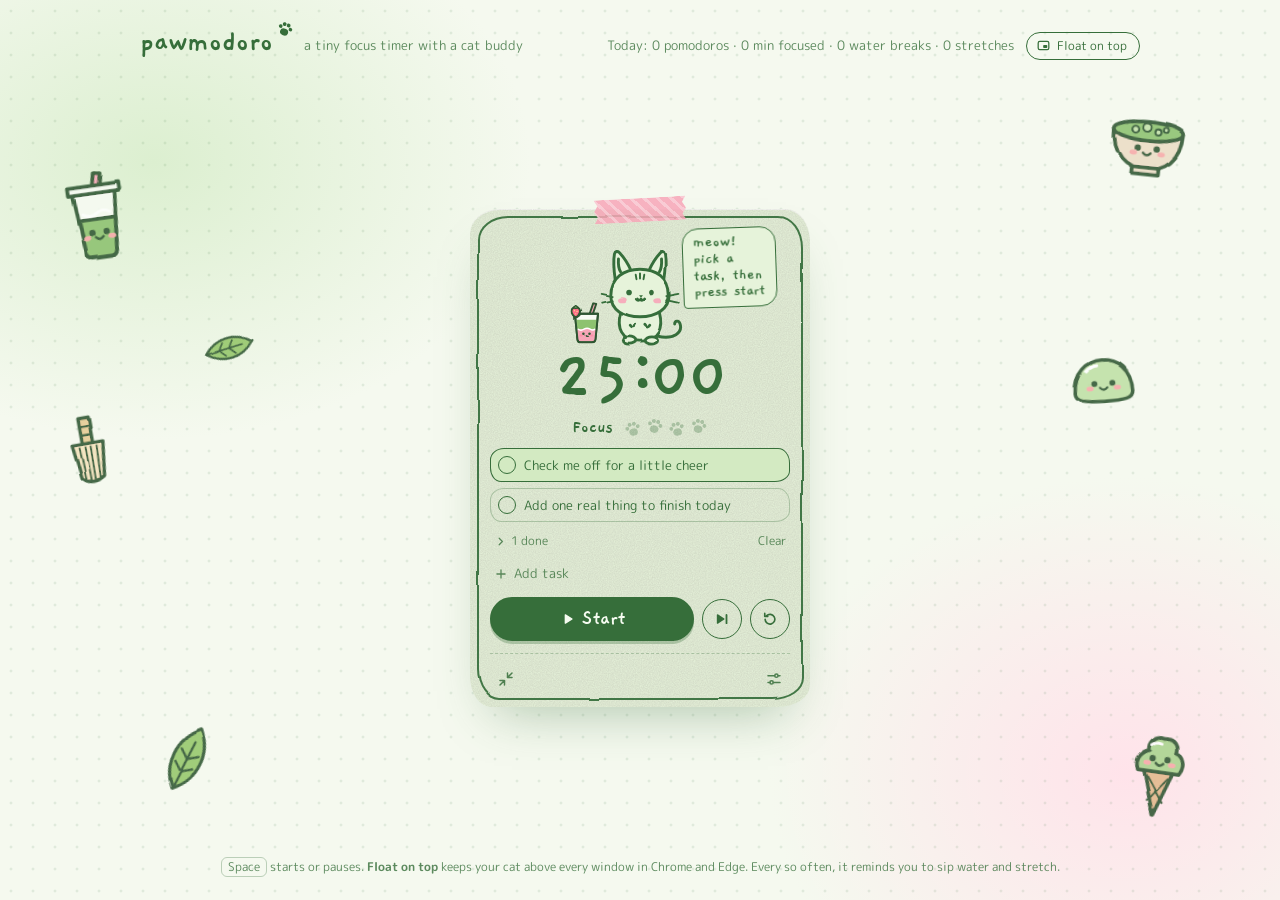
<file: app/index.html>
<!doctype html>
<html lang="en">
<head>
<meta charset="utf-8">
<meta name="viewport" content="width=device-width,initial-scale=1,viewport-fit=cover">
<meta name="description" content="A cute hand-drawn pomodoro timer with a cat buddy, water and stretch nudges, and a floating mini window.">
<meta name="theme-color" content="#FFE6EC">
<link rel="manifest" href="../manifest.webmanifest">
<link rel="icon" href="../icons/favicon.svg" type="image/svg+xml">
<link rel="apple-touch-icon" href="../icons/apple-touch-icon.png">
<title>Pawmodoro</title>
<meta name="claude:viewport-fit-sides" content="cover">
<link rel="preconnect" href="https://fonts.googleapis.com">
<link rel="preconnect" href="https://fonts.gstatic.com" crossorigin>
<link rel="stylesheet" href="https://fonts.googleapis.com/css2?family=Gaegu:wght@400;700&family=M+PLUS+Rounded+1c:wght@400;500;700&display=swap">
<link rel="stylesheet" href="../palettes.css">
<style>
/* Layout: one floating paper card on a doodled desk, centered; it shrinks to a mini pill on request */
*,*::before,*::after{box-sizing:border-box}
:root{padding-top:env(safe-area-inset-top,0px);padding-bottom:env(safe-area-inset-bottom,0px)}
html,body{height:100%}
body{margin:0}
[hidden]{display:none!important}
body{background:var(--desk);color:var(--ink);font-family:var(--font-ui);font-size:14px;-webkit-font-smoothing:antialiased}
button{font:inherit;color:inherit;cursor:pointer}
:focus-visible{outline:2px dashed var(--ink);outline-offset:2px}
.defs{position:absolute;width:0;height:0;overflow:hidden}

/* ---------- desk ---------- */
.desk{
  position:relative;min-height:100%;display:flex;flex-direction:column;align-items:center;gap:20px;
  padding-block:20px 22px;
  padding-left:max(16px,env(safe-area-inset-left,0px));
  padding-right:max(16px,env(safe-area-inset-right,0px));
  overflow:hidden;
  background:
    radial-gradient(circle,var(--grid) 1.3px,transparent 1.7px) 0 0/22px 22px,
    radial-gradient(38rem 28rem at 12% 18%,var(--blob-a),transparent 62%),
    radial-gradient(36rem 30rem at 88% 86%,var(--blob-b),transparent 62%),
    var(--desk);
}
.doodles{position:absolute;inset:0;pointer-events:none;z-index:0}
.dd{position:absolute;width:var(--s);height:var(--s);color:var(--doodle);transform:rotate(var(--r,0deg))}
.topbar,.stage,.hint{position:relative;z-index:1}
.topbar{width:100%;max-width:1000px;display:flex;flex-wrap:wrap;align-items:baseline;justify-content:space-between;gap:2px 18px}
.brand{display:flex;flex-wrap:wrap;align-items:baseline;gap:2px 10px;margin:0;font-weight:400}
.wordmark{font-family:var(--font-hand);font-weight:700;font-size:1.9rem;line-height:1}
.wm-paw{width:.6em;height:.6em;margin-left:.1em;vertical-align:.4em;transform:rotate(20deg)}
.tape{
  position:absolute;top:-11px;left:50%;z-index:3;width:92px;height:24px;pointer-events:none;
  transform:translateX(-50%) rotate(-3deg);
  background:repeating-linear-gradient(45deg,transparent 0 6px,rgba(255,255,255,.32) 6px 9px),var(--tape);
  clip-path:polygon(0 0,100% 0,96% 25%,100% 50%,96% 75%,100% 100%,0 100%,4% 75%,0 50%,4% 25%);
}
.tag{color:var(--ink-soft);font-size:.82rem}
.today{margin:0;color:var(--ink-soft);font-size:.82rem;font-variant-numeric:tabular-nums}
.stage{flex:1;width:100%;display:grid;place-items:center}
.hint{margin:0;color:var(--ink-soft);font-size:.78rem;text-align:center;text-wrap:balance;line-height:1.7}
kbd{font-family:var(--font-ui);font-size:.72rem;border:1.4px solid var(--line);border-radius:6px;padding:1px 6px}

/* ---------- card ---------- */
.card,.mini{
  position:relative;isolation:isolate;background:var(--paper);color:var(--ink);text-shadow:var(--tshadow);
  box-shadow:var(--card-shadow);-webkit-backdrop-filter:var(--glass);backdrop-filter:var(--glass);
}
.card{
  width:min(340px,100%);
  border-radius:30px 24px 32px 22px / 24px 32px 22px 30px;
  padding:20px 20px 12px;
}
.card::before,.mini::before{
  content:"";position:absolute;inset:7px;border:2px solid var(--ink);border-radius:inherit;
  filter:url(#wobble-lg);pointer-events:none;opacity:.92;
}
.card::after,.mini::after{
  content:"";position:absolute;inset:0;border-radius:inherit;pointer-events:none;z-index:-1;
  opacity:var(--grain);mix-blend-mode:var(--grain-blend);
  background-image:url("data:image/svg+xml,%3Csvg xmlns='http://www.w3.org/2000/svg' width='180' height='180'%3E%3Cfilter id='n'%3E%3CfeTurbulence type='fractalNoise' baseFrequency='.85' numOctaves='2' stitchTiles='stitch'/%3E%3CfeColorMatrix values='0 0 0 0 .42 0 0 0 0 .34 0 0 0 0 .4 0 0 0 .55 0'/%3E%3C/filter%3E%3Crect width='100%25' height='100%25' filter='url(%23n)'/%3E%3C/svg%3E");
}

/* bunny */
.bunny-wrap{position:relative;display:grid;place-items:center;height:116px;margin-top:0}
.bunny{width:146px;height:122px;color:var(--ink);overflow:visible}
.bunny [data-show]{display:none}
.bunny[data-state="idle"] [data-show~="idle"],
.bunny[data-state="focus"] [data-show~="focus"],
.bunny[data-state="break"] [data-show~="break"],
.bunny[data-state="cheer"] [data-show~="cheer"],
.bunny[data-state="sip"] [data-show~="sip"],
.bunny[data-state="stretch"] [data-show~="stretch"]{display:inline}
.bunny[data-state="stretch"] .bun{animation:hop 1.2s ease-in-out infinite}
.bunny[data-buddy="cat"] .only-bunny,.bunny[data-buddy="bunny"] .only-cat{display:none!important}
.bun{fill:var(--bunny-fill);stroke:currentColor;stroke-width:2.4;stroke-linecap:round;stroke-linejoin:round;transform-box:fill-box;transform-origin:50% 100%}
.bun .nofill{fill:none}
.bun .ink{fill:currentColor;stroke:none}
.bun .inkfill{fill:currentColor}
.bun .blush ellipse{fill:var(--blush);stroke:none;opacity:.9}
.bun text{font-family:var(--font-hand);font-weight:700;fill:currentColor;stroke:none}
.ear-r{transform-box:fill-box;transform-origin:20% 100%}
.bunny[data-state="idle"] .ear-r{animation:twitch 5s ease-in-out infinite}
.bunny[data-state="focus"] .bun{animation:bob 2.6s ease-in-out infinite}
.bunny[data-state="cheer"] .bun{animation:hop .45s ease-out 3}
.spark{transform-box:fill-box;transform-origin:center;animation:spark .9s ease-in-out infinite alternate}
.z{animation:float 2.6s ease-in-out infinite;transform-box:fill-box}
.z2{animation-delay:-1.3s}
.steam{animation:steam 2.2s ease-in-out infinite}
.steam.s2{animation-delay:-1.1s}
@keyframes twitch{0%,86%,100%{transform:rotate(0)}90%{transform:rotate(9deg)}94%{transform:rotate(-3deg)}}
@keyframes bob{50%{transform:translateY(1.4px)}}
@keyframes hop{40%{transform:translateY(-6px)}}
@keyframes spark{from{transform:scale(.55) rotate(0)}to{transform:scale(1.1) rotate(25deg)}}
@keyframes float{0%{transform:translate(0,5px);opacity:0}30%{opacity:1}100%{transform:translate(-4px,-7px);opacity:0}}
@keyframes steam{0%,100%{opacity:.25}50%{opacity:.9}}

.bubble{
  position:absolute;left:calc(50% + 44px);top:0;max-width:94px;margin:0;
  background:var(--paper);border:1.8px solid var(--ink);
  border-radius:16px 16px 16px 4px;padding:5px 10px 6px;
  font-family:var(--font-hand);font-weight:700;font-size:1rem;line-height:1.05;
  transform-origin:0 100%;transform:scale(.5) rotate(-6deg);opacity:0;
  transition:opacity .2s,transform .25s cubic-bezier(.3,1.6,.5,1);pointer-events:none;
}
.bubble.show{opacity:1;transform:scale(1) rotate(-2deg)}

/* faces */
.face{display:flex;flex-direction:column;gap:10px}
.time{
  display:flex;justify-content:center;margin-top:-2px;
  font-family:var(--font-hand);font-weight:700;font-size:4.5rem;line-height:.95;
}
.time span{display:inline-block;width:.52em;text-align:center}
.time .colon{width:.28em;transform:translateY(-.05em)}
.card[data-running="true"] .colon{animation:blink 2s steps(1) infinite}
@keyframes blink{50%{opacity:.3}}
.phase-row{display:flex;align-items:center;justify-content:center;gap:10px;margin-top:-4px}
.phase{font-family:var(--font-hand);font-weight:700;font-size:1.1rem}
.dots{display:flex;gap:3px;align-items:center}
.dot{width:19px;height:19px;
  background:linear-gradient(to top,var(--ink) calc(var(--p,0) * 100%),var(--line) 0);
  -webkit-mask:var(--paw) center/contain no-repeat;mask:var(--paw) center/contain no-repeat}
.dot:nth-child(odd){transform:rotate(-14deg) translateY(1.5px)}
.dot:nth-child(even){transform:rotate(14deg) translateY(-1.5px)}

/* tasks */
.tasks{list-style:none;margin:0;padding:0;display:flex;flex-direction:column;gap:6px;max-height:8.9rem;overflow-y:auto;scrollbar-width:thin;scrollbar-color:var(--line) transparent}
.tasks::-webkit-scrollbar{width:6px}
.tasks::-webkit-scrollbar-thumb{background:var(--line);border-radius:6px}
.tasks::-webkit-scrollbar-track{background:transparent}
.task{
  display:flex;align-items:center;gap:8px;padding:5px 6px 5px 7px;
  border:1.6px solid var(--line);border-radius:14px 12px 15px 11px / 12px 15px 11px 14px;
  font-size:.8rem;line-height:1.3;transition:opacity .35s,transform .35s;
}
.task.current{background:var(--paper-hi);border-color:var(--ink)}
.task.leaving{opacity:0;transform:translateX(14px)}
.check{flex:none;width:18px;height:18px;padding:0;border-radius:50%;border:1.7px solid var(--ink);background:transparent;display:grid;place-items:center;color:var(--btn-fg)}
.check svg{width:12px;height:12px;opacity:0}
.task.is-done .check{background:var(--ink)}
.task.is-done .check svg{opacity:1}
.check:hover svg{opacity:.45;color:var(--ink)}
.task.is-done .check:hover svg{opacity:1;color:var(--btn-fg)}
.t-text{flex:1;min-width:0;padding:0;border:0;background:none;text-align:left;overflow-wrap:anywhere}
.task.is-done .t-text{text-decoration:line-through;text-decoration-thickness:1.5px;color:var(--ink-soft)}
.del{flex:none;width:22px;height:22px;padding:0;border:0;border-radius:8px;background:none;display:grid;place-items:center;opacity:0;transition:opacity .15s}
.del svg{width:14px;height:14px}
.task:hover .del,.task:focus-within .del{opacity:.75}
@media (hover:none){.del{opacity:.5}}
.empty{margin:0;font-size:.78rem;color:var(--ink-soft);text-align:center;padding:4px 0}
.done-row{display:flex;justify-content:space-between;align-items:center;margin-top:-2px}
.link{border:0;background:none;padding:2px 4px;font-size:.76rem;color:var(--ink-soft);display:flex;align-items:center;gap:4px;border-radius:8px}
.link:hover{color:var(--ink)}
.link svg{width:13px;height:13px;transition:transform .2s}
.done-toggle[aria-expanded="true"] svg{transform:rotate(90deg)}
.add{margin:0}
.add-btn{border:0;background:none;padding:2px 4px;font-size:.8rem;color:var(--ink-soft);display:flex;gap:6px;align-items:center;border-radius:8px}
.add-btn:hover{color:var(--ink)}
.add-btn svg{width:14px;height:14px}
.add-input{width:100%;font:inherit;font-size:.8rem;color:var(--ink);background:var(--paper-hi);border:1.6px dashed var(--ink);border-radius:12px;padding:6px 10px;outline:none}
.add-input::placeholder{color:var(--ink-soft)}

/* controls */
.controls{display:flex;gap:8px;align-items:center;margin-top:2px}
.go{
  flex:1;height:44px;border-radius:999px;border:2px solid var(--ink);background:var(--btn-bg);color:var(--btn-fg);
  font-family:var(--font-hand);font-weight:700;font-size:1.3rem;text-shadow:none;
  display:flex;align-items:center;justify-content:center;gap:6px;
  box-shadow:0 3px 0 var(--line);transition:transform .1s,box-shadow .1s;
}
.go svg{width:16px;height:16px}
.go:active{transform:translateY(2px);box-shadow:0 1px 0 var(--line)}
.round{flex:none;width:40px;height:40px;border-radius:50%;border:1.8px solid var(--ink);background:transparent;display:grid;place-items:center;padding:0}
.round svg{width:18px;height:18px}
.round:hover{background:var(--paper-hi)}

/* bottom bar */
.bar{display:flex;align-items:center;gap:4px;margin-top:12px;padding-top:9px;border-top:1.6px dashed var(--line)}
.icon{width:32px;height:32px;padding:0;border:0;border-radius:10px;background:transparent;display:grid;place-items:center;opacity:.85}
.icon svg{width:18px;height:18px}
.icon:hover,.icon[aria-pressed="true"]{background:var(--paper-hi);opacity:1}
.spacer{flex:1}
.sound{display:flex;align-items:center;gap:4px}
.vol{-webkit-appearance:none;appearance:none;width:86px;height:18px;background:transparent;cursor:pointer;margin:0}
.vol::-webkit-slider-runnable-track{height:4px;border-radius:4px;background:linear-gradient(to right,var(--ink) var(--fill,60%),var(--line) 0)}
.vol::-webkit-slider-thumb{-webkit-appearance:none;width:14px;height:14px;margin-top:-5px;border-radius:50%;background:var(--thumb);border:2px solid var(--ink)}
.vol::-moz-range-track{height:4px;border-radius:4px;background:var(--line)}
.vol::-moz-range-progress{height:4px;border-radius:4px;background:var(--ink)}
.vol::-moz-range-thumb{width:10px;height:10px;border-radius:50%;background:var(--thumb);border:2px solid var(--ink)}

/* settings */
.settings h2{margin:0 0 2px;font-family:var(--font-hand);font-weight:700;font-size:1.6rem;line-height:1;text-align:center}
.setting{display:flex;justify-content:space-between;align-items:center;gap:10px;font-size:.8rem;padding:4px 0 8px;border-bottom:1.4px dashed var(--line)}
.setting.stack{flex-direction:column;align-items:stretch;gap:8px}
.stepper{display:flex;align-items:center;gap:6px}
.stepper button{width:26px;height:26px;padding:0;border-radius:50%;border:1.6px solid var(--ink);background:transparent;display:grid;place-items:center}
.stepper button svg{width:13px;height:13px}
.stepper button:hover{background:var(--paper-hi)}
.stepper output{font-family:var(--font-hand);font-weight:700;font-size:1.35rem;min-width:2ch;text-align:center;line-height:1}
.unit{font-size:.68rem;color:var(--ink-soft);width:2.4em}
.switch-row{display:flex;justify-content:space-between;align-items:center;gap:12px;font-size:.8rem;padding:2px 0 8px;border-bottom:1.4px dashed var(--line);cursor:pointer}
.switch{appearance:none;-webkit-appearance:none;flex:none;margin:0;width:36px;height:20px;border-radius:999px;border:1.8px solid var(--ink);background:transparent;position:relative;cursor:pointer;transition:background .2s}
.switch::after{content:"";position:absolute;top:2px;left:2px;width:12px;height:12px;border-radius:50%;background:var(--ink);transition:transform .2s}
.switch:checked{background:var(--btn-bg)}
.switch:checked::after{transform:translateX(16px);background:var(--btn-fg)}
.seg{display:grid;grid-auto-flow:column;grid-auto-columns:1fr;border:1.6px solid var(--ink);border-radius:999px;overflow:hidden}
.seg-sm{flex:none}
.seg.seg-sm button{padding:4px 12px;white-space:nowrap}
.seg button{border:0;background:none;padding:5px 0;font-size:.74rem}
.seg button+button{border-left:1.4px solid var(--line)}
.seg button[aria-checked="true"]{background:var(--btn-bg);color:var(--btn-fg);text-shadow:none}

/* color swatches */
.swatches{display:flex;gap:18px}
.sw{display:flex;flex-direction:column;align-items:center;gap:4px;border:0;background:none;padding:3px 0;border-radius:12px;font-size:.62rem;line-height:1.15;text-align:center;color:var(--ink-soft)}
.sw-dot{position:relative;width:30px;height:30px;border-radius:50%;background:var(--sw-paper);border:2px solid var(--sw-ink);transition:transform .15s}
.sw-dot::after{content:"";position:absolute;inset:8px;border-radius:50%;background:var(--sw-dot,var(--sw-ink))}
.sw:hover .sw-dot{transform:scale(1.08) rotate(-6deg)}
.sw[aria-checked="true"]{color:var(--ink);font-weight:700}
.sw[aria-checked="true"] .sw-dot{box-shadow:0 0 0 2.5px var(--paper-hi),0 0 0 4.5px var(--ink)}

/* mini */
.mini{display:flex;align-items:center;gap:8px;padding:8px 10px 8px 12px;border-radius:26px 22px 28px 20px / 22px 28px 20px 26px}
.mini::before{inset:5px}
.mini .bunny{width:40px;height:44px}
.mini-time{font-family:var(--font-hand);font-weight:700;font-size:2.1rem;line-height:1;display:flex}
.mini-time span{display:inline-block;width:.52em;text-align:center}
.mini-time .colon{width:.26em}
.mini .go{flex:none;width:36px;height:36px;padding:0;font-size:1rem;box-shadow:none}
.mini .go svg{width:14px;height:14px}

/* install button */
.top-right{display:flex;align-items:center;gap:6px 12px;flex-wrap:wrap}
.install{display:flex;align-items:center;gap:6px;border:1.6px solid var(--ink);background:transparent;color:var(--ink);border-radius:999px;padding:4px 12px 4px 9px;font-size:.78rem;text-decoration:none;cursor:pointer}
.install svg{width:15px;height:15px}
.install:hover{background:var(--paper-hi)}

/* water + stretch nudges */
.nudge{
  display:flex;align-items:center;gap:8px;padding:7px 6px 7px 9px;
  border:1.8px dashed var(--ink);border-radius:16px 13px 17px 12px / 13px 17px 12px 16px;
  background:var(--paper-hi);animation:nudge-in .5s cubic-bezier(.3,1.6,.5,1);
}
.nudge-ico{flex:none;width:26px;height:26px}
.nudge-text{flex:1;min-width:0;display:flex;flex-direction:column;line-height:1.2}
.nudge-text strong{font-family:var(--font-hand);font-weight:700;font-size:1.15rem}
.nudge-text span{font-size:.72rem;color:var(--ink-soft)}
.nudge-done{flex:none;border:0;border-radius:999px;background:var(--btn-bg);color:var(--btn-fg);font-family:var(--font-hand);font-weight:700;font-size:1rem;padding:4px 12px;text-shadow:none}
.nudge-later{width:28px;height:28px}
.mini-nudge{animation:pulse 1.4s ease-in-out infinite;opacity:1}
@keyframes nudge-in{from{transform:scale(.85) rotate(-2deg);opacity:0}}
@keyframes pulse{50%{transform:scale(1.18)}}

/* shown in the page while the timer floats */
.floating-note{max-width:300px;text-align:center;display:flex;flex-direction:column;align-items:center;gap:10px;padding:28px 22px;border:2px dashed var(--line);border-radius:28px 24px 30px 22px / 24px 30px 22px 28px}
.fn-title{margin:0;font-family:var(--font-hand);font-weight:700;font-size:1.7rem;line-height:1}
.fn-sub{margin:0;font-size:.8rem;color:var(--ink-soft);line-height:1.55}
.floating-note .go{flex:none;height:40px;padding:0 20px;font-size:1.15rem}

/* inside the floating window */
body.pip{min-height:100%;background:var(--desk)}
body.pip .stage{min-height:100vh;display:grid;place-items:center;padding:16px 10px 10px}
body.pip.is-mini .stage{padding:6px}

/* inside the Mac app: only the card shows, on a see-through window */
html.in-app,html.in-app body{background:transparent!important;height:auto;min-height:0;overflow:hidden}
.in-app .desk{display:block;min-height:0;padding:0;background:none;overflow:visible}
.in-app .topbar,.in-app .hint,.in-app .doodles,.in-app .floating-note{display:none!important}
.in-app .stage{display:inline-block;width:auto;padding:20px 18px 26px}
.in-app .card{width:340px}
.in-app .tape,.in-app .bunny-wrap,.in-app .time,.in-app .phase-row,.in-app .mini .bunny,.in-app .mini-time{cursor:grab}
/* the Mac app paints real frosted glass behind the card, so the tint can be light */
html.in-app[data-look="glass"]{--paper:rgba(40,40,52,.16)}

/* the cat feels alive: blinks, breathes, swishes its tail; its little friend hops now and then */
.bunny .eye{transform-box:fill-box;transform-origin:center;animation:blink 4.6s infinite}
.bunny[data-state="focus"] .eye{animation-duration:5.8s}
@keyframes blink{0%,93%,100%{transform:scaleY(1)}95.5%,97.5%{transform:scaleY(.12)}}
.bunny[data-state="idle"] .bun,.bunny[data-state="sip"] .bun{animation:breathe 3.6s ease-in-out infinite}
.bunny[data-state="break"] .bun{animation:breathe 5s ease-in-out infinite}
@keyframes breathe{50%{transform:translateY(.5px) scale(1.012,.988)}}
.bunny .tail{transform-box:fill-box;transform-origin:0% 90%;animation:swish 2.8s ease-in-out infinite}
.bunny .tail-l{transform-origin:100% 90%;animation:swish-l 4.2s ease-in-out infinite}
@keyframes swish{50%{transform:rotate(-13deg)}}
@keyframes swish-l{50%{transform:rotate(9deg)}}
.bunny .friend{transform-box:fill-box;transform-origin:50% 100%;animation:friend-hop 3.4s ease-in-out infinite}
@keyframes friend-hop{0%,68%,100%{transform:none}76%{transform:translateY(-2.6px) rotate(-5deg)}84%{transform:translateY(0) rotate(3deg)}90%{transform:none}}

@media (prefers-reduced-motion: reduce){
  *,*::before,*::after{animation:none!important;transition:none!important}
}
</style>
</head>
<body>
<svg class="defs" aria-hidden="true" focusable="false">
  <defs>
    <filter id="wobble" x="-10%" y="-10%" width="120%" height="120%">
      <feTurbulence type="fractalNoise" baseFrequency="0.04" numOctaves="2" seed="4" result="n"/>
      <feDisplacementMap in="SourceGraphic" in2="n" scale="2.4" xChannelSelector="R" yChannelSelector="G"/>
    </filter>
    <filter id="wobble-lg" x="-5%" y="-5%" width="110%" height="110%">
      <feTurbulence type="fractalNoise" baseFrequency="0.018" numOctaves="2" seed="9" result="n"/>
      <feDisplacementMap in="SourceGraphic" in2="n" scale="4" xChannelSelector="R" yChannelSelector="G"/>
    </filter>
  </defs>
  <!-- line icons -->
  <symbol id="i-play" viewBox="0 0 24 24"><path d="M8 5.8 L18 12 L8 18.2 Z" fill="currentColor" stroke="currentColor" stroke-width="2" stroke-linejoin="round"/></symbol>
  <symbol id="i-pause" viewBox="0 0 24 24"><path d="M8.5 6v12M15.5 6v12" fill="none" stroke="currentColor" stroke-width="3.2" stroke-linecap="round"/></symbol>
  <symbol id="i-skip" viewBox="0 0 24 24"><path d="M6 6.5 L14.5 12 L6 17.5 Z" fill="currentColor" stroke="currentColor" stroke-width="1.8" stroke-linejoin="round"/><path d="M18 6.5v11" fill="none" stroke="currentColor" stroke-width="2.4" stroke-linecap="round"/></symbol>
  <symbol id="i-reset" viewBox="0 0 24 24"><g fill="none" stroke="currentColor" stroke-width="2.2" stroke-linecap="round" stroke-linejoin="round"><path d="M5.5 12.5a6.5 6.5 0 1 0 2-4.9"/><path d="M5 4.5v4h4"/></g></symbol>
  <symbol id="i-speaker" viewBox="0 0 24 24"><g fill="none" stroke="currentColor" stroke-width="2" stroke-linecap="round" stroke-linejoin="round"><path d="M4 9.5h3.5L12 6v12l-4.5-3.5H4z"/><path d="M15.5 9.5a3.5 3.5 0 0 1 0 5"/><path d="M18 7a7 7 0 0 1 0 10"/></g></symbol>
  <symbol id="i-muted" viewBox="0 0 24 24"><g fill="none" stroke="currentColor" stroke-width="2" stroke-linecap="round" stroke-linejoin="round"><path d="M4 9.5h3.5L12 6v12l-4.5-3.5H4z"/><path d="M16 9.5l5 5M21 9.5l-5 5"/></g></symbol>
  <symbol id="i-sun" viewBox="0 0 24 24"><g fill="none" stroke="currentColor" stroke-width="2" stroke-linecap="round"><circle cx="12" cy="12" r="4"/><path d="M12 3v2M12 19v2M3 12h2M19 12h2M5.6 5.6l1.4 1.4M17 17l1.4 1.4M5.6 18.4L7 17M17 7l1.4-1.4"/></g></symbol>
  <symbol id="i-moon" viewBox="0 0 24 24"><path d="M19 14.5A7.5 7.5 0 1 1 9.5 5a6 6 0 0 0 9.5 9.5z" fill="none" stroke="currentColor" stroke-width="2" stroke-linejoin="round"/></symbol>
  <symbol id="i-auto" viewBox="0 0 24 24"><circle cx="12" cy="12" r="7.5" fill="none" stroke="currentColor" stroke-width="2"/><path d="M12 4.5a7.5 7.5 0 0 1 0 15z" fill="currentColor"/></symbol>
  <symbol id="i-glass" viewBox="0 0 24 24"><path d="M12 3.5 Q13.2 10.8 20.5 12 Q13.2 13.2 12 20.5 Q10.8 13.2 3.5 12 Q10.8 10.8 12 3.5 Z" fill="none" stroke="currentColor" stroke-width="2" stroke-linejoin="round"/></symbol>
  <symbol id="i-shrink" viewBox="0 0 24 24"><path d="M4 14h6v6M20 10h-6V4M10 14l-6 6M14 10l6-6" fill="none" stroke="currentColor" stroke-width="2" stroke-linecap="round" stroke-linejoin="round"/></symbol>
  <symbol id="i-expand" viewBox="0 0 24 24"><path d="M14 4h6v6M10 20H4v-6M20 4l-6 6M4 20l6-6" fill="none" stroke="currentColor" stroke-width="2" stroke-linecap="round" stroke-linejoin="round"/></symbol>
  <symbol id="i-tune" viewBox="0 0 24 24"><g fill="none" stroke="currentColor" stroke-width="2" stroke-linecap="round"><path d="M4 7.5h9M17.5 7.5H20M4 16.5h2.5M11 16.5h9"/><circle cx="15.2" cy="7.5" r="2.2"/><circle cx="8.8" cy="16.5" r="2.2"/></g></symbol>
  <symbol id="i-chev" viewBox="0 0 24 24"><path d="M9.5 6l6 6-6 6" fill="none" stroke="currentColor" stroke-width="2.2" stroke-linecap="round" stroke-linejoin="round"/></symbol>
  <symbol id="i-x" viewBox="0 0 24 24"><path d="M7 7l10 10M17 7L7 17" fill="none" stroke="currentColor" stroke-width="2.2" stroke-linecap="round"/></symbol>
  <symbol id="i-check" viewBox="0 0 24 24"><path d="M5.5 12.5l4.2 4.2L18.5 7.5" fill="none" stroke="currentColor" stroke-width="3" stroke-linecap="round" stroke-linejoin="round"/></symbol>
  <symbol id="i-plus" viewBox="0 0 24 24"><path d="M12 5v14M5 12h14" fill="none" stroke="currentColor" stroke-width="2.2" stroke-linecap="round"/></symbol>
  <symbol id="i-minus" viewBox="0 0 24 24"><path d="M5 12h14" fill="none" stroke="currentColor" stroke-width="2.2" stroke-linecap="round"/></symbol>
  <symbol id="i-water" viewBox="0 0 24 24"><path d="M12 3.5 C9 8 6.5 11 6.5 14.5 a5.5 5.5 0 0 0 11 0 C17.5 11 15 8 12 3.5 Z" fill="none" stroke="currentColor" stroke-width="2" stroke-linejoin="round"/><path d="M9.5 15 a2.6 2.6 0 0 0 2.4 2.5" fill="none" stroke="currentColor" stroke-width="1.8" stroke-linecap="round"/></symbol>
  <symbol id="i-stretch" viewBox="0 0 24 24"><g fill="none" stroke="currentColor" stroke-width="2" stroke-linecap="round" stroke-linejoin="round"><circle cx="12" cy="5.5" r="2"/><path d="M5 3.5 L12 9.5 L19 3.5 M12 9.5 V15 M12 15 L8 20.5 M12 15 L16 20.5"/></g></symbol>
  <symbol id="i-float" viewBox="0 0 24 24"><rect x="3.5" y="5.5" width="17" height="13" rx="2.5" fill="none" stroke="currentColor" stroke-width="2"/><rect x="11.5" y="11" width="6.5" height="5" rx="1.2" fill="currentColor"/></symbol>
  <symbol id="i-dock" viewBox="0 0 24 24"><g fill="none" stroke="currentColor" stroke-width="2" stroke-linecap="round" stroke-linejoin="round"><rect x="3.5" y="5.5" width="17" height="13" rx="2.5"/><path d="M15 9 L9.5 14.5 M9.5 10 V14.5 H14"/></g></symbol>
  <symbol id="i-later" viewBox="0 0 24 24"><g fill="none" stroke="currentColor" stroke-width="2" stroke-linecap="round" stroke-linejoin="round"><circle cx="12" cy="13" r="7"/><path d="M12 9.5 V13 L14.5 14.5 M5 5 L7.5 3 M19 5 L16.5 3"/></g></symbol>
  <symbol id="i-install" viewBox="0 0 24 24"><g fill="none" stroke="currentColor" stroke-width="2" stroke-linecap="round" stroke-linejoin="round"><path d="M12 4 V14 M8 10.5 L12 14.5 L16 10.5"/><path d="M5 15.5 V18.5 H19 V15.5"/></g></symbol>
  <!-- matcha doodles, shown on the desk in the Matcha colors -->
  <symbol id="m-latte" viewBox="0 0 36 48"><g filter="url(#wobble)" stroke="#2E5631" stroke-width="2" stroke-linecap="round" stroke-linejoin="round"><path fill="#F7A6B8" d="M19 1 L22.5 1.6 L20.5 11 L17 10.4 Z"/><path fill="#F7FBF3" d="M7 11 h22 l-3 31 q-0.3 3 -3 3 h-10 q-2.7 0 -3 -3 z"/><path fill="#8DC26F" d="M8.4 25 h19.2 l-1.6 17 q-0.3 3 -3 3 h-10 q-2.7 0 -3 -3 z"/><path fill="none" stroke="#FFFFFF" stroke-width="1.6" d="M11 22 q3.5 2.5 7 0 q3.5 -2.5 7 0"/><path fill="#F7FBF3" d="M5 7.5 h26 v4 h-26 z"/><circle cx="14" cy="32" r="1.7" fill="#2E5631" stroke="none"/><circle cx="22" cy="32" r="1.7" fill="#2E5631" stroke="none"/><path fill="none" stroke-width="1.4" d="M16 34.4 q2 2.2 4 0"/><ellipse cx="11.4" cy="34.6" rx="2" ry="1.3" fill="#F7A9A8" stroke="none"/><ellipse cx="24.6" cy="34.6" rx="2" ry="1.3" fill="#F7A9A8" stroke="none"/></g></symbol>
  <symbol id="m-bowl" viewBox="0 0 44 40"><g filter="url(#wobble)" stroke="#2E5631" stroke-width="2" stroke-linecap="round" stroke-linejoin="round"><path fill="#EBDDC6" d="M4 15 C4 29 12 35 22 35 C32 35 40 29 40 15 Z"/><ellipse cx="22" cy="15" rx="18" ry="5" fill="#8DC26F"/><g fill="#C3E2AA" stroke-width="1.1"><circle cx="15" cy="14.5" r="1.8"/><circle cx="21" cy="13" r="2.2"/><circle cx="27" cy="15" r="1.6"/><circle cx="31" cy="13.5" r="1.3"/></g><path fill="#EBDDC6" d="M15 34 h14 v3.5 h-14 z"/><circle cx="17" cy="24" r="1.7" fill="#2E5631" stroke="none"/><circle cx="27" cy="24" r="1.7" fill="#2E5631" stroke="none"/><path fill="none" stroke-width="1.4" d="M20 26.4 q2 2.2 4 0"/><ellipse cx="14.4" cy="26.6" rx="2" ry="1.3" fill="#F7A9A8" stroke="none"/><ellipse cx="29.6" cy="26.6" rx="2" ry="1.3" fill="#F7A9A8" stroke="none"/></g></symbol>
  <symbol id="m-whisk" viewBox="0 0 40 44"><g filter="url(#wobble)" stroke="#2E5631" stroke-width="2" stroke-linecap="round" stroke-linejoin="round"><path fill="#E6CB93" d="M17 2 h6 v15 h-6 z"/><path fill="#F3E3BC" d="M11 17 h18 l-2.5 20 q-6.5 4.5 -13 0 z"/><path fill="none" stroke-width="1.2" d="M15 19 L15.8 37 M18.5 19 L18.8 38.5 M21.5 19 L21.2 38.5 M25 19 L24.2 37"/><path fill="none" stroke-width="1.4" d="M17 7 h6 M17 12 h6"/></g></symbol>
  <symbol id="m-mochi" viewBox="0 0 40 32"><g filter="url(#wobble)" stroke="#2E5631" stroke-width="2" stroke-linecap="round" stroke-linejoin="round"><path fill="#BFE0A6" d="M4 24 C4 12 12 6 20 6 C28 6 36 12 36 24 C36 28 32 29 20 29 C8 29 4 28 4 24 Z"/><path fill="none" stroke="#FFFFFF" stroke-width="1.6" d="M11 12 q3 -3 6 -3"/><circle cx="15" cy="19" r="1.7" fill="#2E5631" stroke="none"/><circle cx="25" cy="19" r="1.7" fill="#2E5631" stroke="none"/><path fill="none" stroke-width="1.4" d="M18 21.4 q2 2.2 4 0"/><ellipse cx="12.4" cy="21.6" rx="2" ry="1.3" fill="#F7A9A8" stroke="none"/><ellipse cx="27.6" cy="21.6" rx="2" ry="1.3" fill="#F7A9A8" stroke="none"/></g></symbol>
  <symbol id="m-softserve" viewBox="0 0 36 48"><g filter="url(#wobble)" stroke="#2E5631" stroke-width="2" stroke-linecap="round" stroke-linejoin="round"><path fill="#E3B98C" d="M10 22 L18 46 L26 22 Z"/><path fill="none" stroke-width="1.1" d="M12.5 26 L22 39 M23.5 26 L14 39"/><path fill="#A9D48E" d="M7 23 C4 17 9 13 12 12 C11 7 15 4 19 5 C24 4 27 8 26 12 C30 13 32 18 29 23 Z"/><path fill="none" stroke="#FFFFFF" stroke-width="1.4" d="M13 9 q2 -2 5 -1"/><circle cx="14" cy="16" r="1.7" fill="#2E5631" stroke="none"/><circle cx="22" cy="16" r="1.7" fill="#2E5631" stroke="none"/><path fill="none" stroke-width="1.4" d="M16 18.4 q2 2.2 4 0"/><ellipse cx="11.4" cy="18.6" rx="2" ry="1.3" fill="#F7A9A8" stroke="none"/><ellipse cx="24.6" cy="18.6" rx="2" ry="1.3" fill="#F7A9A8" stroke="none"/></g></symbol>
  <symbol id="m-leaf" viewBox="0 0 40 40"><g filter="url(#wobble)" stroke="#2E5631" stroke-width="2" stroke-linecap="round" stroke-linejoin="round"><path fill="#95C76A" d="M6 34 C6 18 18 6 34 6 C34 22 22 34 6 34 Z"/><path fill="none" stroke-width="1.5" d="M6 34 L28 12 M14 26 L13 19 M20 20 L19 13 M14 26 L21 27 M20 20 L27 21"/></g></symbol>
  <!-- strawberry matcha: the cat's little friend in the Matcha colors -->
  <symbol id="m-strawmatcha" viewBox="0 0 26 34"><g filter="url(#wobble)" stroke="#2E5631" stroke-width="1.6" stroke-linecap="round" stroke-linejoin="round"><path fill="#F7A6B8" d="M15.2 10.8 L18.6 0.8 L21 1.5 L17.6 11.5 Z"/><path fill="#F7FBF3" d="M3.5 9.5 h19 l-2.1 21 q-.3 2.5 -2.8 2.5 h-9.2 q-2.5 0 -2.8 -2.5 z"/><path fill="#8DC26F" stroke="none" d="M4.4 14.5 h17.2 l-.75 7.5 h-15.7 z"/><path fill="#F7A6B8" stroke="none" d="M5.15 22 h15.7 l-.75 8.3 q-.25 1.9 -2.2 1.9 h-9.8 q-1.95 0 -2.2 -1.9 z"/><path fill="none" stroke="#FFFFFF" stroke-width="1.2" d="M6 22.2 q2.5 1.6 5 0 q2.5 -1.6 5 0 q2.2 1.4 4 0"/><path fill="none" d="M3.5 9.5 h19 l-2.1 21 q-.3 2.5 -2.8 2.5 h-9.2 q-2.5 0 -2.8 -2.5 z"/><path fill="#FF6F8A" d="M5 4.2 c2.6 0 4.2 2 3.3 4.6 c-.7 2 -2.2 3.3 -3.3 3.7 c-1.1 -.4 -2.6 -1.7 -3.3 -3.7 c-.9 -2.6 .7 -4.6 3.3 -4.6 z"/><path fill="#8DC26F" stroke-width="1.1" d="M3 4.4 l2 -1.6 l2 1.6 l-2 .8 z"/><g fill="#FFE08A" stroke="none"><circle cx="4" cy="7" r=".55"/><circle cx="6.1" cy="7.6" r=".55"/><circle cx="5" cy="9.6" r=".55"/></g><circle cx="10.5" cy="26" r="1.05" fill="#2E5631" stroke="none"/><circle cx="15.5" cy="26" r="1.05" fill="#2E5631" stroke="none"/><path fill="none" stroke-width="1" d="M12 27.6 q1 1.1 2 0"/><ellipse cx="8.6" cy="27.4" rx="1.3" ry=".8" fill="#FF8FA8" stroke="none"/><ellipse cx="17.4" cy="27.4" rx="1.3" ry=".8" fill="#FF8FA8" stroke="none"/></g></symbol>
  <!-- sushi doodles, shown on the desk in the Sushi colors -->
  <symbol id="s-nigiri" viewBox="0 0 48 40"><g filter="url(#wobble)" stroke="#2B2B35" stroke-width="2" stroke-linecap="round" stroke-linejoin="round"><path fill="#FFFFFF" d="M6 27 C6 19 14 16 24 16 C34 16 42 19 42 27 C42 34 34 36 24 36 C14 36 6 34 6 27 Z"/><path fill="#F59A7E" d="M3 18 C8 9 22 6 34 8 C42 9 46 13 44 17 C40 21 28 22 16 22 C9 22 4 21 3 18 Z"/><path fill="none" stroke="#F6C453" stroke-width="2.2" d="M8 21.5 C16 23.5 30 23.5 40 20"/><path fill="none" stroke="#FFE9E0" stroke-width="1.8" d="M14 10 C16 14 16 18 14 21 M22 8 C24 12 24 17 22 21 M30 8 C32 12 32 16 30 20"/><circle cx="19" cy="28" r="1.7" fill="#2B2B35" stroke="none"/><circle cx="29" cy="28" r="1.7" fill="#2B2B35" stroke="none"/><path fill="none" stroke="#2B2B35" stroke-width="1.4" d="M22 30.4 q2 2.2 4 0"/><ellipse cx="16.4" cy="30.6" rx="2" ry="1.3" fill="#F7A9A8" stroke="none"/><ellipse cx="31.6" cy="30.6" rx="2" ry="1.3" fill="#F7A9A8" stroke="none"/></g></symbol>
  <symbol id="s-maki" viewBox="0 0 40 40"><g filter="url(#wobble)" stroke="#2B2B35" stroke-width="2" stroke-linecap="round" stroke-linejoin="round"><circle cx="20" cy="20" r="16" fill="#2B2B35"/><circle cx="20" cy="20" r="12" fill="#FFFFFF" stroke-width="1.4"/><path fill="#F59A7E" d="M14.5 17 q0 -2.5 2.5 -2.5 h5 q2.5 0 2.5 2.5 v6 q0 2.5 -2.5 2.5 h-5 q-2.5 0 -2.5 -2.5 z"/><path fill="#9CCB6B" stroke-width="1.2" d="M23 14 h3.5 v4.5 h-3.5 z"/><path fill="none" stroke-width="1.1" d="M11 22 q1.5 -1.5 3 0 M26 28 q1.5 -1.5 3 0 M27 22 q1.5 -1.5 3 0"/></g></symbol>
  <symbol id="s-onigiri" viewBox="0 0 40 40"><g filter="url(#wobble)" stroke="#2B2B35" stroke-width="2" stroke-linecap="round" stroke-linejoin="round"><path fill="#FFFFFF" d="M20 5 C24 5 35 25 35 30 C35 35 30 36 20 36 C10 36 5 35 5 30 C5 25 16 5 20 5 Z"/><path fill="#2B2B35" d="M13 26 L27 26 L27 36 L13 36 Z"/><circle cx="16" cy="18" r="1.7" fill="#2B2B35" stroke="none"/><circle cx="24" cy="18" r="1.7" fill="#2B2B35" stroke="none"/><path fill="none" stroke="#2B2B35" stroke-width="1.4" d="M18 20.4 q2 2.2 4 0"/><ellipse cx="13.4" cy="20.6" rx="2" ry="1.3" fill="#F7A9A8" stroke="none"/><ellipse cx="26.6" cy="20.6" rx="2" ry="1.3" fill="#F7A9A8" stroke="none"/></g></symbol>
  <symbol id="s-gunkan" viewBox="0 0 40 40"><g filter="url(#wobble)" stroke="#2B2B35" stroke-width="2" stroke-linecap="round" stroke-linejoin="round"><path fill="#2B2B35" d="M7 15 h26 v18 q0 3 -3 3 h-20 q-3 0 -3 -3 z"/><g fill="#FF8A3D" stroke-width="1.2"><circle cx="12" cy="14" r="3.2"/><circle cx="18.5" cy="12" r="3.2"/><circle cx="25" cy="12" r="3.2"/><circle cx="31" cy="14" r="3.2"/><circle cx="15.5" cy="8.5" r="3.2"/><circle cx="22" cy="7" r="3.2"/><circle cx="28" cy="9" r="3.2"/></g><circle cx="15.5" cy="25" r="1.7" fill="#FFFFFF" stroke="none"/><circle cx="24.5" cy="25" r="1.7" fill="#FFFFFF" stroke="none"/><path fill="none" stroke="#FFFFFF" stroke-width="1.4" d="M18 27.4 q2 2.2 4 0"/><ellipse cx="12.9" cy="27.6" rx="2" ry="1.3" fill="#F7A9A8" stroke="none"/><ellipse cx="27.1" cy="27.6" rx="2" ry="1.3" fill="#F7A9A8" stroke="none"/></g></symbol>
  <symbol id="s-chopsticks" viewBox="0 0 48 22"><g filter="url(#wobble)" stroke="#2B2B35" stroke-width="2" stroke-linecap="round" stroke-linejoin="round"><path fill="#E3B98C" d="M3 6 L45 3 L45.5 6.5 L3 8.5 Z"/><path fill="#E3B98C" d="M3 13 L45 14 L45 17.5 L3 15.5 Z"/><path fill="none" stroke-width="1.4" d="M36 3.6 L36.3 7 M36 14 L36 17.2"/></g></symbol>
  <symbol id="s-bowl" viewBox="0 0 44 38"><g filter="url(#wobble)" stroke="#2B2B35" stroke-width="2" stroke-linecap="round" stroke-linejoin="round"><path fill="#2B2B35" d="M4 13 C4 27 12 33 22 33 C32 33 40 27 40 13 Z"/><ellipse cx="22" cy="13" rx="18" ry="4.5" fill="#F59A7E"/><path fill="#2B2B35" d="M15 32 h14 v3.5 h-14 z"/><circle cx="17" cy="22" r="1.7" fill="#FFFFFF" stroke="none"/><circle cx="27" cy="22" r="1.7" fill="#FFFFFF" stroke="none"/><path fill="none" stroke="#FFFFFF" stroke-width="1.4" d="M20 24.4 q2 2.2 4 0"/><ellipse cx="14.4" cy="24.6" rx="2" ry="1.3" fill="#F7A9A8" stroke="none"/><ellipse cx="29.6" cy="24.6" rx="2" ry="1.3" fill="#F7A9A8" stroke="none"/></g></symbol>
  <!-- desk doodles -->
  <symbol id="d-star" viewBox="0 0 40 40"><path filter="url(#wobble)" d="M20 5 L24 15 L35 16 L26.5 23 L29.5 34 L20 28 L10.5 34 L13.5 23 L5 16 L16 15 Z" fill="none" stroke="currentColor" stroke-width="2" stroke-linejoin="round"/></symbol>
  <symbol id="d-heart" viewBox="0 0 40 40"><path filter="url(#wobble)" d="M20 33 C8 25 4 18 7 12 C10 6 17 7 20 13 C23 7 30 6 33 12 C36 18 32 25 20 33 Z" fill="none" stroke="currentColor" stroke-width="2" stroke-linejoin="round"/></symbol>
  <symbol id="d-yarn" viewBox="0 0 40 40"><g filter="url(#wobble)" fill="none" stroke="currentColor" stroke-width="2" stroke-linecap="round" stroke-linejoin="round"><circle cx="18" cy="19" r="11"/><path d="M9.5 12.5 C15 15 21 21 23.5 29.5 M12 27.5 C16 21 22 15.5 27.5 12.5 M7.5 20 C14 18.5 22 19 29 22"/><path d="M26 27.5 C30 32 33 34 37 32.5"/></g></symbol>
  <symbol id="d-fish" viewBox="0 0 40 40"><g filter="url(#wobble)" fill="none" stroke="currentColor" stroke-width="2" stroke-linecap="round" stroke-linejoin="round"><path d="M5 20 C10 12.5 20 11.5 27 20 C20 28.5 10 27.5 5 20 Z"/><path d="M27 20 L35 13.5 L34 26.5 Z"/><path d="M19 15.5 C17.5 18.5 17.5 21.5 19 24.5"/><circle cx="10.5" cy="19" r="1.2" fill="currentColor" stroke="none"/></g></symbol>
  <symbol id="i-paw" viewBox="0 0 24 24"><g fill="currentColor"><ellipse cx="12" cy="16" rx="5.4" ry="4.6"/><circle cx="5.2" cy="10.2" r="2.4"/><circle cx="9.2" cy="6" r="2.5"/><circle cx="14.8" cy="6" r="2.5"/><circle cx="18.8" cy="10.2" r="2.4"/></g></symbol>
  <symbol id="d-tomato" viewBox="0 0 40 40"><g filter="url(#wobble)" fill="none" stroke="currentColor" stroke-width="2" stroke-linecap="round" stroke-linejoin="round"><path d="M20 12 C29 12 34 18 33 25 C32 32 26 35 20 35 C14 35 8 32 7 25 C6 18 11 12 20 12 Z"/><path d="M20 13 L16.5 8.5 M20 13 L23.5 8.5 M20 13 L14 13.5 M20 13 L26 13.5 M20 12.5 L20.5 5.5"/></g></symbol>
  <symbol id="d-sparkle" viewBox="0 0 40 40"><path filter="url(#wobble)" d="M20 6 Q21.5 18.5 34 20 Q21.5 21.5 20 34 Q18.5 21.5 6 20 Q18.5 18.5 20 6 Z" fill="none" stroke="currentColor" stroke-width="2" stroke-linejoin="round"/></symbol>
  <symbol id="d-cloud" viewBox="0 0 40 40"><path filter="url(#wobble)" d="M10 28 C5 28 4 21 9 20 C9 14 16 12 19 16 C21 11 30 11 31 18 C36 18 37 28 31 28 Z" fill="none" stroke="currentColor" stroke-width="2" stroke-linejoin="round"/></symbol>
</svg>

<div class="desk">
  <div class="doodles" aria-hidden="true">
    <svg class="dd dd-matcha" style="top:19%;left:4%;--s:92px;--r:-8deg" viewBox="0 0 36 48"><use href="#m-latte"/></svg>
    <svg class="dd dd-matcha" style="top:11%;right:7%;--s:84px;--r:6deg" viewBox="0 0 44 40"><use href="#m-bowl"/></svg>
    <svg class="dd dd-matcha" style="top:46%;left:4%;--s:76px;--r:-10deg" viewBox="0 0 40 44"><use href="#m-whisk"/></svg>
    <svg class="dd dd-matcha" style="top:38%;right:11%;--s:72px;--r:-4deg" viewBox="0 0 40 32"><use href="#m-mochi"/></svg>
    <svg class="dd dd-matcha" style="bottom:9%;right:6%;--s:90px;--r:8deg" viewBox="0 0 36 48"><use href="#m-softserve"/></svg>
    <svg class="dd dd-matcha" style="bottom:12%;left:12%;--s:66px;--r:-18deg" viewBox="0 0 40 40"><use href="#m-leaf"/></svg>
    <svg class="dd dd-matcha" style="top:36%;left:16%;--s:48px;--r:28deg" viewBox="0 0 40 40"><use href="#m-leaf"/></svg>
    <svg class="dd dd-sushi" style="top:19%;left:4%;--s:102px;--r:-8deg" viewBox="0 0 48 40"><use href="#s-nigiri"/></svg>
    <svg class="dd dd-sushi" style="top:12%;right:8%;--s:81px;--r:8deg" viewBox="0 0 40 40"><use href="#s-maki"/></svg>
    <svg class="dd dd-sushi" style="top:48%;left:4%;--s:81px;--r:-6deg" viewBox="0 0 40 40"><use href="#s-onigiri"/></svg>
    <svg class="dd dd-sushi" style="top:38%;right:12%;--s:81px;--r:-8deg" viewBox="0 0 40 40"><use href="#s-gunkan"/></svg>
    <svg class="dd dd-sushi" style="bottom:10%;right:6%;--s:90px;--r:6deg" viewBox="0 0 44 38"><use href="#s-bowl"/></svg>
    <svg class="dd dd-sushi" style="bottom:12%;left:12%;--s:122px;--r:-18deg" viewBox="0 0 48 22"><use href="#s-chopsticks"/></svg>
    <svg class="dd dd-sushi" style="top:36%;left:16%;--s:58px" viewBox="0 0 40 40"><use href="#s-maki"/></svg>
    <svg class="dd" style="top:9%;left:6%;--s:46px;--r:-12deg"><use href="#d-star"/></svg>
    <svg class="dd" style="top:13%;right:8%;--s:58px;--r:8deg"><use href="#d-tomato"/></svg>
    <svg class="dd" style="top:58%;left:4%;--s:42px;--r:-6deg"><use href="#d-heart"/></svg>
    <svg class="dd" style="bottom:9%;right:6%;--s:64px;--r:-8deg"><use href="#d-yarn"/></svg>
    <svg class="dd" style="bottom:4%;left:7%;--s:20px;--r:28deg"><use href="#i-paw"/></svg>
    <svg class="dd" style="bottom:8%;left:10.5%;--s:20px;--r:28deg"><use href="#i-paw"/></svg>
    <svg class="dd" style="bottom:12.5%;left:9%;--s:20px;--r:28deg"><use href="#i-paw"/></svg>
    <svg class="dd" style="bottom:16.5%;left:12.5%;--s:20px;--r:28deg"><use href="#i-paw"/></svg>
    <svg class="dd" style="top:36%;right:21%;--s:30px"><use href="#d-sparkle"/></svg>
    <svg class="dd" style="top:27%;left:17%;--s:64px"><use href="#d-cloud"/></svg>
    <svg class="dd" style="bottom:15%;left:19%;--s:26px"><use href="#d-sparkle"/></svg>
    <svg class="dd" style="bottom:31%;right:14%;--s:54px;--r:-12deg"><use href="#d-fish"/></svg>
    <svg class="dd" style="top:36%;left:calc(50% - 120px);--s:96px;--r:-10deg"><use href="#d-tomato"/></svg>
    <svg class="dd" style="top:58%;left:calc(50% + 20px);--s:78px;--r:12deg"><use href="#d-heart"/></svg>
    <svg class="dd" style="top:20%;left:calc(50% + 10px);--s:84px"><use href="#d-cloud"/></svg>
  </div>

  <header class="topbar">
    <h1 class="brand"><span class="wordmark">pawmodoro<svg class="wm-paw" aria-hidden="true"><use href="#i-paw"/></svg></span><span class="tag" id="tag">a tiny focus timer with a cat buddy</span></h1>
    <div class="top-right">
      <p class="today" id="today">Today: 0 pomodoros · 0 min focused</p>
      <button class="install" id="float-top" type="button" hidden><svg aria-hidden="true"><use href="#i-float"/></svg><span>Float on top</span></button>
      <a class="install" id="mac-link" href="../" target="_blank" rel="noopener" hidden><svg aria-hidden="true"><use href="#i-paw"/></svg>Get the Mac app</a>
      <button class="install" id="install" type="button" hidden><svg aria-hidden="true"><use href="#i-install"/></svg>Install app</button>
    </div>
  </header>

  <main class="stage">
    <section class="card" id="card" aria-label="Pomodoro timer" data-running="false">
      <span class="tape" aria-hidden="true"></span>
      <div class="bunny-wrap">
        <svg class="bunny" id="bunny" data-state="idle" data-buddy="cat" viewBox="0 0 120 100" role="img" aria-label="Your focus buddy">
          <g class="bun" filter="url(#wobble)">
            <!-- cat ears -->
            <g class="only-cat">
              <path d="M39.7,41.9 C38.5,34 38,26 39,20.5 C39.5,18 41.5,17.8 43,19.2 C46.5,23 50,28 52.5,33.8"/>
              <path class="ear-r" d="M67.5,33.8 C70,28 73.5,23 77,19.2 C78.5,17.8 80.5,18 81,20.5 C82,26 81.5,34 80.3,41.9"/>
              <path class="nofill" d="M42.3,24.5 C42,29 42.5,32.5 44,35"/>
              <path class="nofill" d="M77.7,24.5 C78,29 77.5,32.5 76,35"/>
            </g>
            <!-- cat tail sits behind the body; it swaps sides on breaks to make room for the mug -->
            <g class="only-cat" data-show="idle cheer sip stretch"><path class="nofill tail" d="M74.5,88 C88,91 95,85 93,78 C92,74.5 88.5,75 88.5,78"/></g>
            <g class="only-cat" data-show="break"><path class="nofill tail tail-l" d="M45.5,88 C38,90 34,86 35,81 C35.5,78 38.5,78 38.5,81"/></g>
            <!-- bunny ears -->
            <g class="only-bunny" data-show="idle focus cheer sip stretch">
              <path d="M48,36 C41,26 39,12 45,7 C51,3 57,16 57,33.5"/>
              <path class="ear-r" d="M64,33.4 C66,18 72,5 79,8 C85,11 81,25 74,36.4"/>
              <path class="nofill" d="M47,26 C45.5,20 45.5,15 47.5,12"/>
              <path class="nofill" d="M76.5,14 C76.5,19 75,24 72.5,28"/>
            </g>
            <g class="only-bunny" data-show="break">
              <path d="M48,36 C41,26 39,12 45,7 C51,3 57,16 57,33.5"/>
              <path d="M64,33.4 C67,25 72,21 79,20 C86,19 91,25 88.5,30.5 C86,35 80,34 74,36.4"/>
              <path class="nofill" d="M47,26 C45.5,20 45.5,15 47.5,12"/>
              <path class="nofill" d="M77,24.5 C81,23.5 84,25 85,27.5"/>
            </g>
            <!-- raised arms (cheering or stretching) sit behind the body -->
            <g data-show="cheer stretch">
              <path class="nofill" d="M43.5,73 Q33,68 31,56.5"/>
              <path class="nofill" d="M76.5,73 Q87,68 89,56.5"/>
              <ellipse cx="30.5" cy="53.5" rx="3.8" ry="3.4"/>
              <ellipse cx="89.5" cy="53.5" rx="3.8" ry="3.4"/>
            </g>
            <!-- body + feet -->
            <g data-show="idle break cheer sip stretch">
              <path d="M44,69 C41,80 44,92 60,92 C76,92 79,80 76,69"/>
              <ellipse cx="51" cy="91.5" rx="5.5" ry="3"/>
              <ellipse cx="69" cy="91.5" rx="5.5" ry="3"/>
            </g>
            <g data-show="idle">
              <path class="nofill" d="M52,79 q2,3 4,0"/>
              <path class="nofill" d="M64,79 q2,3 4,0"/>
            </g>
            <!-- head -->
            <path d="M36,54 C36,40 47,33 60,33 C73,33 84,40 84,54 C84,66 73,72 60,72 C47,72 36,66 36,54 Z"/>
            <g class="blush"><ellipse cx="45.5" cy="58" rx="3.6" ry="2.1"/><ellipse cx="74.5" cy="58" rx="3.6" ry="2.1"/></g>
            <!-- cat: tabby stripes, nose, whiskers -->
            <g class="only-cat" style="stroke-width:1.6">
              <path class="nofill" d="M56.5,37.5 l.6,3.6 M60,36.5 v4 M63.5,37.5 l-.6,3.6"/>
              <path class="ink" d="M58.4,54.4 L61.6,54.4 L60,56.3 Z"/>
            </g>
            <g class="only-cat" data-show="idle focus break sip" style="stroke-width:1.6">
              <path class="nofill" d="M37.5,55 L28.5,53.2 M37.5,58.5 L29,60.4 M82.5,55 L91.5,53.2 M82.5,58.5 L91,60.4"/>
            </g>
            <!-- idle face -->
            <g data-show="idle">
              <circle class="ink eye" cx="51" cy="52" r="2.3"/><circle class="ink eye" cx="69" cy="52" r="2.3"/>
              <path class="nofill" d="M57,57.5 q1.5,2 3,0 q1.5,2 3,0"/>
            </g>
            <!-- focus face + book -->
            <g data-show="focus">
              <path class="nofill" d="M47,47.5 L54,49.8"/><path class="nofill" d="M73,47.5 L66,49.8"/>
              <circle class="ink eye" cx="51" cy="53.5" r="2.1"/><circle class="ink eye" cx="69" cy="53.5" r="2.1"/>
              <path class="nofill" d="M58,60 q2,-1.4 4,0"/>
              <path d="M38,73 L60,77 L82,73 L82,89 L60,93 L38,89 Z"/>
              <path class="nofill" d="M60,77 L60,93"/>
              <path class="nofill" d="M43,78.5 L55,80.6 M43,82.5 L55,84.6" style="stroke-width:1.6"/>
              <path class="ink" d="M71,87 c-3,-2 -4.2,-4 -2.4,-5.4 c1,-.7 2.2,-.1 2.4,1 c.2,-1.1 1.4,-1.7 2.4,-1 c1.8,1.4 .6,3.4 -2.4,5.4z"/>
              <ellipse cx="39.5" cy="74" rx="4.2" ry="3.4"/><ellipse cx="80.5" cy="74" rx="4.2" ry="3.4"/>
            </g>
            <!-- break: a snack! strawberry matcha in Matcha, a nigiri in Sushi -->
            <g data-show="break">
              <path class="nofill" d="M47.5,54 q3.5,-3 7,0"/><path class="nofill" d="M65.5,54 q3.5,-3 7,0"/>
              <g class="prop-matcha">
                <ellipse class="nofill" cx="60" cy="61.3" rx="1.6" ry="1.5"/>
                <path fill="#F7A6B8" style="stroke-width:1.4" d="M59.4,62.6 L61.6,62.4 L63.4,76 L61.2,76.2 Z"/>
                <path fill="#F7FBF3" d="M51.5,75 L68.5,75 L66.8,93 L53.2,93 Z"/>
                <path fill="#8DC26F" stroke="none" d="M52.2,80 L67.8,80 L67.3,85.5 L52.7,85.5 Z"/>
                <path fill="#F7A6B8" stroke="none" d="M52.7,85.5 L67.3,85.5 L66.8,92.2 L53.2,92.2 Z"/>
                <path class="nofill" style="stroke:#FFFFFF;stroke-width:1.2" d="M53.5,85.6 q2,1.3 4,0 q2,-1.3 4,0 q2,1.3 4,0"/>
                <path class="nofill" d="M51.5,75 L68.5,75 L66.8,93 L53.2,93 Z"/>
                <path fill="#FF6F8A" style="stroke-width:1.4" d="M51.5,70.6 c2.4,0 3.9,1.9 3.1,4.3 c-.6,1.9 -2,3 -3.1,3.4 c-1.1,-.4 -2.5,-1.5 -3.1,-3.4 c-.8,-2.4 .7,-4.3 3.1,-4.3 z"/>
                <path fill="#8DC26F" style="stroke-width:1.1" d="M49.6,70.8 l1.9,-1.5 l1.9,1.5 l-1.9,.8 z"/>
                <ellipse cx="51.5" cy="83" rx="3.8" ry="3.3"/><ellipse cx="68.5" cy="83" rx="3.8" ry="3.3"/>
                <path class="ink z" d="M22,40 c-3,-2 -4.2,-4 -2.4,-5.4 c1,-.7 2.2,-.1 2.4,1 c.2,-1.1 1.4,-1.7 2.4,-1 c1.8,1.4 .6,3.4 -2.4,5.4z"/>
                <path class="ink z z2" d="M30,30 c-2.2,-1.5 -3.1,-3 -1.8,-4 c.75,-.5 1.6,-.1 1.8,.75 c.15,-.8 1,-1.25 1.8,-.75 c1.3,1 .4,2.5 -1.8,4z"/>
              </g>
              <g class="prop-sushi">
                <path class="nofill" d="M57,59.5 q1.5,2 3,0 q1.5,2 3,0"/>
                <path fill="#FFFFFF" d="M48,82 C48,77 53,75.5 60,75.5 C67,75.5 72,77 72,82 C72,87 67,88.5 60,88.5 C53,88.5 48,87 48,82 Z"/>
                <path fill="#F59A7E" d="M46.5,77.5 C50,72 59,70.5 66,71.5 C71,72.3 74.5,74.5 73.5,77 C71,79.5 63,80.5 55,80.2 C50.5,80 47,79.3 46.5,77.5 Z"/>
                <path class="nofill" style="stroke:#FFE9E0;stroke-width:1.4" d="M54,72.6 C55,74.6 55,76.6 54,79 M60,71.7 C61,73.9 61,76.6 60,79.4 M66,72.1 C67,74.1 67,76.1 66,78.5"/>
                <circle cx="72.6" cy="75" r="2.7" stroke="none"/><circle cx="70.4" cy="72.6" r="2.4" stroke="none"/>
                <ellipse cx="47" cy="82" rx="3.8" ry="3.3"/><ellipse cx="73" cy="82" rx="3.8" ry="3.3"/>
                <text class="z" x="14" y="40" font-size="11">nom</text>
                <text class="z z2" x="24" y="29" font-size="9">nom</text>
              </g>
            </g>
            <!-- sip: holding a glass of water with a straw -->
            <g data-show="sip">
              <circle class="ink eye" cx="51" cy="53" r="2.2"/><circle class="ink eye" cx="69" cy="53" r="2.2"/>
              <ellipse class="nofill" cx="60" cy="61" rx="1.7" ry="1.6"/>
              <path class="nofill" d="M61.5,75 L60.6,62.8" style="stroke-width:2"/>
              <path d="M51.5,74 L68.5,74 L66.8,92 L53.2,92 Z"/>
              <path class="nofill" d="M52.4,80.5 L67.6,80.5" style="stroke-width:1.6"/>
              <ellipse cx="51.5" cy="82" rx="3.8" ry="3.3"/><ellipse cx="68.5" cy="82" rx="3.8" ry="3.3"/>
              <path class="ink" d="M101,57 c-2,3 -3,4.6 -3,6 a3,3 0 0 0 6,0 c0,-1.4 -1,-3 -3,-6z"/>
              <path class="ink" d="M14,46 c-1.5,2.2 -2.2,3.4 -2.2,4.4 a2.2,2.2 0 0 0 4.4,0 c0,-1 -.7,-2.2 -2.2,-4.4z"/>
            </g>
            <!-- stretch: arms up, eyes squeezed shut -->
            <g data-show="stretch">
              <path class="nofill" d="M48,50.5 L53.5,53 L48,55.5"/><path class="nofill" d="M72,50.5 L66.5,53 L72,55.5"/>
              <ellipse class="nofill" cx="60" cy="60.5" rx="2" ry="2.4"/>
              <path class="nofill" d="M21,47 l-4,-2 M22.5,41.5 l-3.5,-3.5 M99,47 l4,-2 M97.5,41.5 l3.5,-3.5" style="stroke-width:1.8"/>
            </g>
            <!-- cheer: happy face + sparkles -->
            <g data-show="cheer">
              <path class="nofill" d="M47.5,54 L51,50.5 L54.5,54"/><path class="nofill" d="M65.5,54 L69,50.5 L72.5,54"/>
              <path class="inkfill" d="M56,57.5 Q60,64.5 64,57.5 Z"/>
              <g transform="translate(17 27)"><path class="spark ink" d="M0,-7 Q1.2,-1.2 7,0 Q1.2,1.2 0,7 Q-1.2,1.2 -7,0 Q-1.2,-1.2 0,-7 Z"/></g>
              <g transform="translate(102 23)"><path class="spark ink" style="animation-delay:-.45s" d="M0,-8 Q1.4,-1.4 8,0 Q1.4,1.4 0,8 Q-1.4,1.4 -8,0 Q-1.4,-1.4 0,-8 Z"/></g>
              <g transform="translate(105 63)"><path class="spark ink" style="animation-delay:-.2s" d="M0,-5 Q1,-1 5,0 Q1,1 0,5 Q-1,1 -5,0 Q-1,-1 0,-5 Z"/></g>
              <g transform="translate(9 45)"><path class="spark ink" style="animation-delay:-.65s" d="M0,-5 Q1,-1 5,0 Q1,1 0,5 Q-1,1 -5,0 Q-1,-1 0,-5 Z"/></g>
            </g>
          </g>
                  <!-- a little friend beside the cat: strawberry matcha in Matcha, a nigiri in Sushi -->
          <g class="friend" aria-hidden="true">
            <use class="prop-matcha" href="#m-strawmatcha" x="3" y="60" width="26" height="34"/>
            <use class="prop-sushi" href="#s-nigiri" x="0" y="70" width="32" height="27"/>
          </g>
        </svg>
        <p class="bubble" id="bubble" role="status" aria-live="polite"></p>
      </div>

      <div class="face" id="face-main">
        <div class="time" id="time" role="timer" aria-label="Time left"></div>
        <div class="phase-row">
          <span class="phase" id="phase">Focus</span>
          <span class="dots" id="dots" role="img"></span>
        </div>

        <ul class="tasks" id="tasks" aria-label="Tasks"></ul>
        <p class="empty" id="empty" hidden>No tasks yet. Add one, or just focus.</p>
        <div class="done-row" id="done-row">
          <button class="link done-toggle" id="done-toggle" type="button" aria-expanded="false" aria-controls="done-list">
            <svg aria-hidden="true"><use href="#i-chev"/></svg><span id="done-count">0 done</span>
          </button>
          <button class="link" id="clear-done" type="button">Clear</button>
        </div>
        <ul class="tasks" id="done-list" aria-label="Finished tasks" hidden></ul>
        <form class="add" id="add-form" autocomplete="off">
          <button class="add-btn" id="add-btn" type="button"><svg aria-hidden="true"><use href="#i-plus"/></svg>Add task</button>
          <input class="add-input" id="add-input" type="text" maxlength="80" placeholder="What are you working on?" aria-label="New task" hidden>
        </form>

        <div class="nudge" id="nudge" role="status" aria-live="polite" hidden>
          <svg class="nudge-ico" aria-hidden="true"><use href="#i-water"/></svg>
          <div class="nudge-text"><strong id="nudge-title">Water time</strong><span id="nudge-sub">A few sips, then back to it</span></div>
          <button class="nudge-done" id="nudge-done" type="button">Done</button>
          <button class="icon nudge-later" id="nudge-later" type="button" aria-label="Remind me in 10 minutes" title="Remind me in 10 min"><svg aria-hidden="true"><use href="#i-later"/></svg></button>
        </div>

        <div class="controls">
          <button class="go" id="go" type="button"><svg aria-hidden="true"><use href="#i-play"/></svg><span id="go-label">Start</span></button>
          <button class="round" id="skip" type="button" aria-label="Skip to the next timer" title="Skip"><svg aria-hidden="true"><use href="#i-skip"/></svg></button>
          <button class="round" id="reset" type="button" aria-label="Reset this timer" title="Reset"><svg aria-hidden="true"><use href="#i-reset"/></svg></button>
        </div>
      </div>

      <div class="face settings" id="face-settings" hidden>
        <h2>Settings</h2>
        <div class="setting"><span>Focus</span>
          <div class="stepper" data-key="focus"><button type="button" data-d="-1" aria-label="Shorter focus"><svg aria-hidden="true"><use href="#i-minus"/></svg></button><output id="out-focus">25</output><button type="button" data-d="1" aria-label="Longer focus"><svg aria-hidden="true"><use href="#i-plus"/></svg></button><span class="unit">min</span></div>
        </div>
        <div class="setting"><span>Short break</span>
          <div class="stepper" data-key="short"><button type="button" data-d="-1" aria-label="Shorter short break"><svg aria-hidden="true"><use href="#i-minus"/></svg></button><output id="out-short">5</output><button type="button" data-d="1" aria-label="Longer short break"><svg aria-hidden="true"><use href="#i-plus"/></svg></button><span class="unit">min</span></div>
        </div>
        <div class="setting"><span>Long break</span>
          <div class="stepper" data-key="long"><button type="button" data-d="-1" aria-label="Shorter long break"><svg aria-hidden="true"><use href="#i-minus"/></svg></button><output id="out-long">15</output><button type="button" data-d="1" aria-label="Longer long break"><svg aria-hidden="true"><use href="#i-plus"/></svg></button><span class="unit">min</span></div>
        </div>
        <div class="setting"><span>Sound</span>
          <div class="sound"><button class="icon" id="mute" type="button" aria-label="Mute sounds" title="Sound"><svg aria-hidden="true"><use href="#i-speaker"/></svg></button><input class="vol" id="vol" type="range" min="0" max="100" value="60" aria-label="Sound volume"></div>
        </div>
        <label class="switch-row" for="notify"><span>Desktop notifications</span><input class="switch" type="checkbox" id="notify"></label>
        <div class="setting"><span>Focus buddy</span>
          <div class="seg seg-sm" id="buddy-seg" role="radiogroup" aria-label="Focus buddy">
            <button type="button" role="radio" data-buddy="cat">Cat</button>
            <button type="button" role="radio" data-buddy="bunny">Bunny</button>
          </div>
        </div>
        <div class="setting stack"><span>Colors</span>
          <div class="swatches" id="seg" role="radiogroup" aria-label="Colors">
            <button type="button" class="sw" role="radio" data-look="matcha" style="--sw-paper:#E6F3DA;--sw-ink:#366E3A"><span class="sw-dot"></span><span class="sw-name">matcha</span></button>
            <button type="button" class="sw" role="radio" data-look="sushi" style="--sw-paper:#FFFFFF;--sw-ink:#2A3A33;--sw-dot:#FFA184"><span class="sw-dot"></span><span class="sw-name">sushi</span></button>
          </div>
        </div>
        <button class="go" id="settings-done" type="button">Done</button>
      </div>

      <footer class="bar">
        <button class="icon" id="mini-btn" type="button" aria-label="Shrink to mini timer" title="Mini mode"><svg aria-hidden="true"><use href="#i-shrink"/></svg></button>
        <span class="spacer"></span>
        <button class="icon" id="settings-btn" type="button" aria-label="Settings" aria-pressed="false" title="Settings"><svg aria-hidden="true"><use href="#i-tune"/></svg></button>
      </footer>
    </section>

    <section class="mini" id="mini" aria-label="Mini timer" hidden>
      <svg class="bunny" id="mini-bun" data-state="idle" data-buddy="cat" viewBox="32 2 56 72" aria-hidden="true">
        <g class="bun" filter="url(#wobble)" style="stroke-width:2.8">
          <g class="only-bunny">
            <path d="M48,36 C41,26 39,12 45,7 C51,3 57,16 57,33.5"/>
            <path d="M64,33.4 C66,18 72,5 79,8 C85,11 81,25 74,36.4"/>
          </g>
          <g class="only-cat">
            <path d="M39.7,41.9 C38.5,34 38,26 39,20.5 C39.5,18 41.5,17.8 43,19.2 C46.5,23 50,28 52.5,33.8"/>
            <path d="M67.5,33.8 C70,28 73.5,23 77,19.2 C78.5,17.8 80.5,18 81,20.5 C82,26 81.5,34 80.3,41.9"/>
          </g>
          <path d="M36,54 C36,40 47,33 60,33 C73,33 84,40 84,54 C84,66 73,72 60,72 C47,72 36,66 36,54 Z"/>
          <g class="blush"><ellipse cx="45.5" cy="58" rx="3.6" ry="2.1"/><ellipse cx="74.5" cy="58" rx="3.6" ry="2.1"/></g>
          <path class="ink only-cat" d="M58.2,55 L61.8,55 L60,57.2 Z"/>
          <g data-show="idle focus sip"><circle class="ink eye" cx="51" cy="52" r="2.6"/><circle class="ink eye" cx="69" cy="52" r="2.6"/></g>
          <g data-show="break"><path class="nofill" d="M47.5,54 q3.5,-3 7,0"/><path class="nofill" d="M65.5,54 q3.5,-3 7,0"/></g>
          <g data-show="cheer stretch"><path class="nofill" d="M47.5,54 L51,50.5 L54.5,54"/><path class="nofill" d="M65.5,54 L69,50.5 L72.5,54"/></g>
        </g>
      </svg>
      <div class="mini-time" id="mini-time" role="timer" aria-label="Time left"></div>
      <button class="icon mini-nudge" id="mini-nudge" type="button" aria-label="Done" hidden><svg aria-hidden="true"><use href="#i-water"/></svg></button>
      <button class="go" id="mini-go" type="button" aria-label="Start"><svg aria-hidden="true"><use href="#i-play"/></svg></button>
      <button class="icon" id="mini-expand" type="button" aria-label="Open the full timer" title="Full timer"><svg aria-hidden="true"><use href="#i-expand"/></svg></button>
    </section>

    <div class="floating-note" id="floating-note" hidden>
      <p class="fn-title">Your timer is floating</p>
      <p class="fn-sub">It stays on top of every window, even other apps. Close the little window, or press the button below, to bring it back.</p>
      <button class="go" id="unfloat" type="button">Bring it back here</button>
    </div>
  </main>

  <p class="hint"><kbd>Space</kbd> starts or pauses. <b>Float on top</b> keeps <span id="hint-buddy">your cat</span> above every window in Chrome and Edge. Every so often, it reminds you to sip water and stretch.</p>
</div>

<script src="app.js"></script>
</body>
</html>
</file>
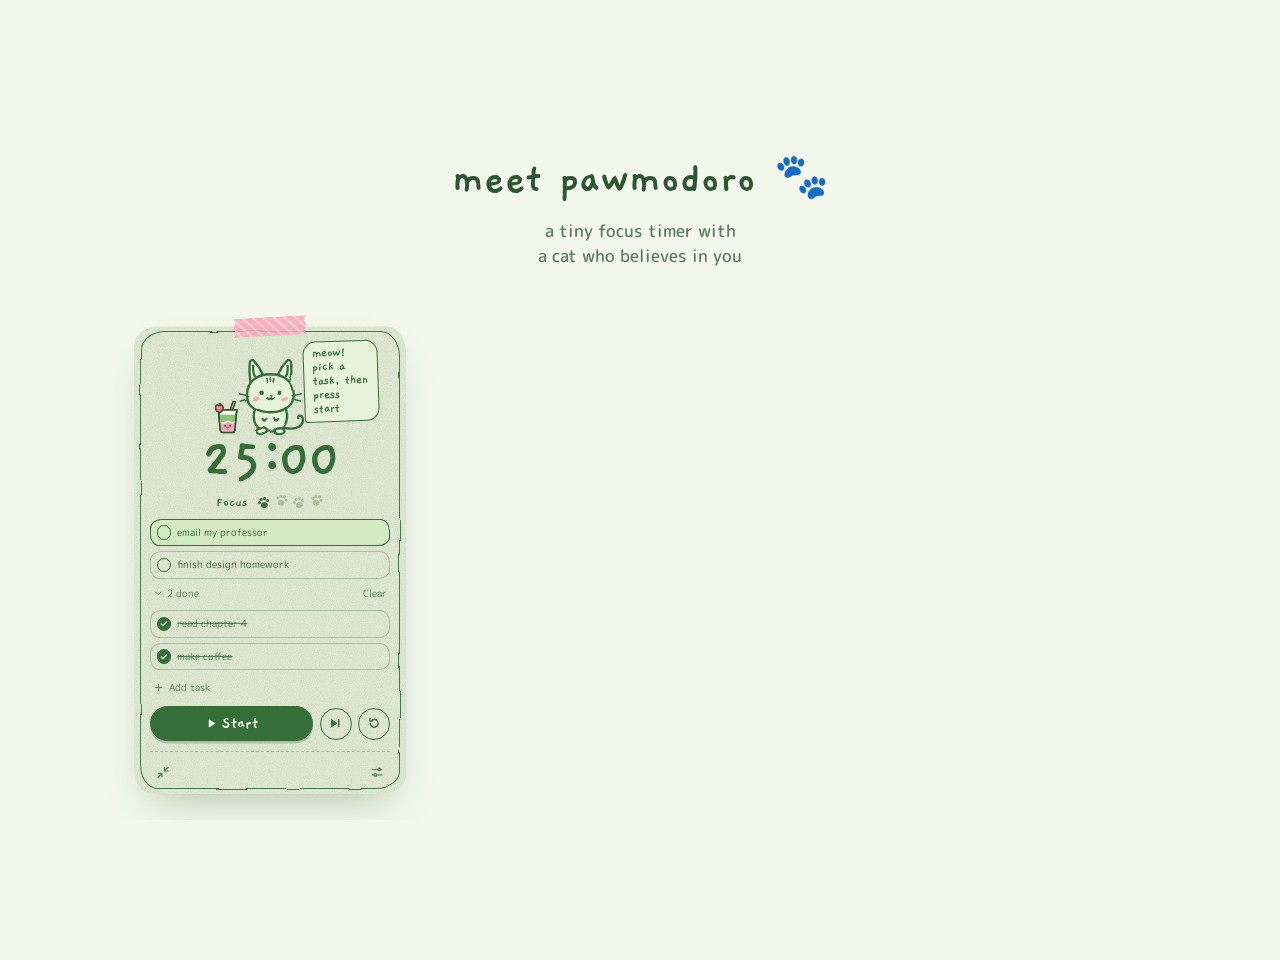
<file: promo/carousel.html>
<!doctype html>
<html lang="en">
<head>
<meta charset="utf-8">
<meta name="viewport" content="width=540">
<title>Pawmodoro carousel</title>
<link rel="stylesheet" href="https://fonts.googleapis.com/css2?family=Gaegu:wght@400;700&family=M+PLUS+Rounded+1c:wght@400;500;700&display=swap">
<style>
  /* Layout: a calm, minimal slide. Big title at the top, one focused picture below, lots of room. */
  :root{--bg:#F3F7EC;--ink:#2E5631;--soft:#5E7C60;--sushi:#F4DCD3}
  html,body{margin:0;width:540px;height:960px;overflow:hidden;background:var(--bg);font-family:"M PLUS Rounded 1c",system-ui,sans-serif;color:var(--ink)}
  iframe{position:absolute;border:0;background:transparent}
  .text{position:absolute;top:158px;left:75px;right:75px;z-index:2;display:flex;flex-direction:column;align-items:center;gap:14px;text-align:center}
  .title{margin:0;font:700 44px/1.04 Gaegu,"Chalkboard SE",cursive;text-wrap:balance}
  .sub{margin:0;font-size:17px;font-weight:500;color:var(--soft);text-wrap:balance;max-width:34ch}
  .visual{left:0;top:300px;width:540px;height:520px}
  .swipe{position:absolute;bottom:20px;right:18px;font:700 24px/1 Gaegu,cursive;color:var(--soft)}
  /* matcha or sushi: two halves */
  .half{position:absolute;top:305px;bottom:140px;left:75px;width:185px;border-radius:28px;background:#E4EFD8}
  .half.r{left:280px;background:var(--sushi)}
  .half-frame{top:305px;width:185px;height:420px}
  .label{position:absolute;top:735px;width:185px;text-align:center;font:700 32px/1 Gaegu,cursive}
  /* floats on top: a soft wallpaper with a menu bar and the pill */
  .screen{position:absolute;left:40px;top:330px;width:460px;height:420px;border-radius:28px;overflow:hidden;
    background:linear-gradient(160deg,#D6E7FF,#F8DCE7 60%,#E4F2D8);box-shadow:0 22px 44px -22px rgba(46,86,49,.45)}
  .menubar{position:absolute;inset:0 0 auto;height:30px;display:flex;align-items:center;justify-content:flex-end;gap:14px;padding:0 16px;
    background:rgba(255,255,255,.75);font-size:13px;font-weight:700;color:#2B2B35;font-variant-numeric:tabular-nums}
  .menubar .paw{display:flex;align-items:center;gap:5px}
  .menubar svg{width:15px;height:15px}
  .pill{left:0;top:120px;width:460px;height:200px}
  /* slide 6: a realistic Mac desktop, cropped like a screenshot */
  .shot{position:absolute;left:18px;top:312px;width:504px;height:600px;transform:scale(.774);transform-origin:top center;border-radius:22px;overflow:hidden;
    background:radial-gradient(120% 90% at 15% 0%,#BFDDF5 0%,#93BCE6 34%,#7393D2 62%,#C8A9DA 100%);
    box-shadow:0 26px 50px -20px rgba(30,40,60,.5),0 0 0 1px rgba(0,0,0,.06)}
  .mb{position:absolute;inset:0 0 auto;z-index:3;height:24px;display:flex;align-items:center;gap:13px;padding:0 12px;
    background:rgba(244,244,248,.66);-webkit-backdrop-filter:blur(12px);backdrop-filter:blur(12px);
    font:500 11px/1 -apple-system,"SF Pro Text","Helvetica Neue",sans-serif;color:#1D1D1F}
  .mb b{font-weight:700}
  .mb .right{margin-left:auto;display:flex;gap:11px;align-items:center;font-variant-numeric:tabular-nums}
  .mb .right span{display:flex;align-items:center;gap:4px}
  .mb svg{width:13px;height:13px}
  .docwin{position:absolute;left:14px;top:40px;width:338px;height:478px;background:#FFFFFF;border-radius:11px;overflow:hidden;
    box-shadow:0 20px 40px -12px rgba(0,0,0,.42),0 0 0 .5px rgba(0,0,0,.18)}
  .docwin .tb{height:30px;background:#F5F4F7;border-bottom:1px solid #E4E3E7;display:flex;align-items:center;gap:6px;padding:0 10px;position:relative}
  .docwin .tb i{width:10px;height:10px;border-radius:50%;display:block}
  .docwin .tb span{position:absolute;left:0;right:0;text-align:center;font:600 10.5px -apple-system,"Helvetica Neue",sans-serif;color:#4A4A50}
  .doc{padding:16px 20px;font:400 9.6px/1.6 -apple-system,"Helvetica Neue",sans-serif;color:#3A3A40}
  .doc h2{margin:0 0 2px;font-size:16px;color:#1D1D1F}
  .doc .meta{margin:0 0 10px;color:#8A8A90;font-size:9px}
  .doc h3{margin:12px 0 3px;font-size:11px;color:#1D1D1F}
  .doc p{margin:0 0 5px}
  .doc mark{background:#FFF1A8;color:inherit;padding:0 2px;border-radius:2px}
  .dock{position:absolute;left:50%;bottom:10px;z-index:3;transform:translateX(-50%);display:flex;gap:7px;padding:6px 8px;
    background:rgba(255,255,255,.34);-webkit-backdrop-filter:blur(14px);backdrop-filter:blur(14px);border-radius:16px;border:.5px solid rgba(255,255,255,.55)}
  .dock b{width:34px;height:34px;border-radius:9px;display:grid;place-items:center;font-size:19px;box-shadow:0 2px 5px rgba(0,0,0,.18)}
  .floater{left:0;top:0;width:504px;height:610px;z-index:2}
  /* last slide */
  .end{position:absolute;inset:0;display:flex;flex-direction:column;align-items:center;justify-content:center;gap:22px;text-align:center;padding:0 80px}
  .end .cat{width:150px;height:150px}
  .end .word{margin:0;font:700 66px/1 Gaegu,cursive}
  .end .free{margin:-6px 0 0;font-size:19px;font-weight:500;color:var(--soft)}
  .end .btn{margin-top:10px;padding:16px 34px;border-radius:999px;background:var(--ink);color:#F5FBF0;font:700 30px/1 Gaegu,cursive}
  .end .ask{margin:8px 0 0;font:700 30px/1.15 Gaegu,cursive;text-wrap:balance}
  .end .url{margin:0;font-size:15px;color:var(--soft)}
</style>
</head>
<body>
<script>
  const n = Number(new URLSearchParams(location.search).get('n') || 1);
  const d = new Date(), today = `${d.getFullYear()}-${d.getMonth() + 1}-${d.getDate()}`;
  const state = (extra = {}) => JSON.stringify(Object.assign({
    settings: { focus: 25, short: 5, long: 15, every: 4, auto: false, notify: false },
    tasks: [
      { id: 'a', text: 'read chapter 4', done: false },
      { id: 'b', text: 'email my professor', done: false },
      { id: 'c', text: 'finish design homework', done: false },
      { id: 'd', text: 'make coffee', done: true },
    ],
    currentId: 'a', buddy: 'cat', look: 'matcha', vol: 60, muted: true, mini: false, showDone: false,
    timer: { phase: 'focus', cycle: 1, total: 1500000, remaining: 1500000, running: false, endAt: 0, fresh: true },
    nudges: { water: 0, stretch: 0, waterDue: 9e9, stretchDue: 9e9 },
    today: { date: today, count: 1, minutes: 25, water: 2, stretch: 1 },
  }, extra));
  const doneTasks = {
    tasks: [
      { id: 'a', text: 'read chapter 4', done: true },
      { id: 'd', text: 'make coffee', done: true },
      { id: 'b', text: 'email my professor', done: false },
      { id: 'c', text: 'finish design homework', done: false },
    ],
    currentId: 'b', showDone: true,
  };
  const running = (minsLeft) => ({ phase: 'focus', cycle: 1, total: 1500000, remaining: 1500000, running: true, endAt: Date.now() + minsLeft * 60000 + 900, fresh: false });
  const wait = (ms) => new Promise((r) => setTimeout(r, ms));

  // Show just the part of the timer card each slide is about, on a clear background.
  const BASE = `.topbar,.hint,.doodles{display:none!important}
    html,body,.desk{background:transparent!important}
    .desk{padding:0!important;gap:0!important;min-height:100vh!important}
    .stage{min-height:100vh;padding:0}
    .bubble{font-size:1.05rem}
    .eye,.friend,.tail{animation:none!important}`;
  const HIDE = {
    tasks: '.tasks,#empty,.done-row,#done-list,.add{display:none!important}',
    time: '.time,.phase-row{display:none!important}',
    controls: '.controls{display:none!important}',
    bar: '.bar{display:none!important}',
  };
  function text(title, sub) {
    document.body.insertAdjacentHTML('beforeend', `<div class="text"><h1 class="title">${title}</h1>${sub ? `<p class="sub">${sub}</p>` : ''}</div>`);
  }
  async function app(cls, css, parent = document.body) {
    const f = document.createElement('iframe'); f.src = '../app/?reel'; f.className = cls; parent.append(f);
    await new Promise((ok) => f.addEventListener('load', ok, { once: true }));
    await f.contentWindow.document.fonts.ready;
    const st = f.contentWindow.document.createElement('style'); st.textContent = BASE + css; f.contentWindow.document.head.append(st);
    return f;
  }
  const catHead = `<svg class="cat" viewBox="32 14 56 60"><g fill="#E6F3DA" stroke="#2E5631" stroke-width="3" stroke-linecap="round" stroke-linejoin="round"><path d="M39.7,41.9 C38.5,34 38,26 39,20.5 C39.5,18 41.5,17.8 43,19.2 C46.5,23 50,28 52.5,33.8"/><path d="M67.5,33.8 C70,28 73.5,23 77,19.2 C78.5,17.8 80.5,18 81,20.5 C82,26 81.5,34 80.3,41.9"/><path d="M36,54 C36,40 47,33 60,33 C73,33 84,40 84,54 C84,66 73,72 60,72 C47,72 36,66 36,54 Z"/></g><g fill="#2E5631"><circle cx="51" cy="52" r="2.6"/><circle cx="69" cy="52" r="2.6"/><path d="M57.8,56 L62.2,56 L60,58.6 Z"/></g><ellipse cx="45.5" cy="58" rx="3.6" ry="2.1" fill="#F7A9A8"/><ellipse cx="74.5" cy="58" rx="3.6" ry="2.1" fill="#F7A9A8"/></svg>`;
  const pawIcon = '<svg viewBox="0 0 24 24"><g fill="currentColor"><ellipse cx="12" cy="16" rx="5.4" ry="4.6"/><circle cx="5.2" cy="10.2" r="2.4"/><circle cx="9.2" cy="6" r="2.5"/><circle cx="14.8" cy="6" r="2.5"/><circle cx="18.8" cy="10.2" r="2.4"/></g></svg>';

  window.slideReady = (async () => {
    await document.fonts.ready;
    if (n === 1) {
      localStorage.setItem('bunodoro:v1', state(doneTasks));
      text('meet pawmodoro 🐾', 'a tiny focus timer with a cat who believes in you');
      await app('visual', '.card{zoom:.8}');
      await wait(900);
    } else if (n === 2) {
      localStorage.setItem('bunodoro:v1', state(doneTasks));
      text('your cat studies with you 📖', 'press start, and you two focus together');
      const f = await app('visual', '.card{zoom:.8}');
      await wait(4600); f.contentWindow.document.querySelector('#go').click(); await wait(2600);
    } else if (n === 3) {
      localStorage.setItem('bunodoro:v1', state({ timer: running(18) }));
      text('check off a task, get a cheer ✨', 'your little to-do list lives on the timer');
      const f = await app('visual', '.card{zoom:1.1}' + HIDE.time + HIDE.controls + HIDE.bar + '.done-row,.add{display:none!important}');
      await wait(4600); f.contentWindow.document.querySelector('#tasks .check').click(); await wait(1500);
    } else if (n === 4) {
      localStorage.setItem('bunodoro:v1', state({ timer: running(12) }));
      text('little water & stretch breaks 💧', 'they pop up at random while you focus');
      const f = await app('visual', '.card{zoom:1.1}' + HIDE.tasks + HIDE.time + HIDE.controls + HIDE.bar);
      await wait(4600); f.contentWindow.pawReel.nudge('water'); await wait(1300);
    } else if (n === 5) {
      document.body.insertAdjacentHTML('beforeend', '<div class="half"></div><div class="half r"></div>');
      text('matcha or sushi? 🍵🍣', 'pick your cozy look');
      const css = '.card{width:280px;zoom:.62}' + HIDE.tasks + HIDE.controls + HIDE.bar + '.bubble{display:none!important}';
      localStorage.setItem('bunodoro:v1', state());
      const left = await app('half-frame', css); left.style.left = '75px';
      localStorage.setItem('bunodoro:v1', state({ look: 'sushi' }));
      const right = await app('half-frame', css + 'html,body,.desk{background:transparent!important}'); right.style.left = '280px';
      document.body.insertAdjacentHTML('beforeend', '<div class="label" style="left:75px">matcha</div><div class="label" style="left:280px;color:#2B2B35">sushi</div>');
      await wait(4600);
    } else if (n === 6) {
      localStorage.setItem('bunodoro:v1', state(Object.assign({}, doneTasks, { timer: running(14) })));
      text('it floats on top of your mac 🫧', 'it stays above every app while you work');
      const wifi = '<svg viewBox="0 0 24 24"><path d="M2.5 9.5a14 14 0 0 1 19 0M5.8 13a9.3 9.3 0 0 1 12.4 0M9.2 16.4a4.6 4.6 0 0 1 5.6 0" fill="none" stroke="currentColor" stroke-width="2.4" stroke-linecap="round"/><circle cx="12" cy="19.6" r="1.6" fill="currentColor"/></svg>';
      const battery = '<svg viewBox="0 0 28 14" style="width:22px"><rect x="1" y="1.5" width="23" height="11" rx="3" fill="none" stroke="currentColor" stroke-width="1.4"/><rect x="3" y="3.5" width="15" height="7" rx="1.5" fill="currentColor"/><rect x="25" y="5" width="2" height="4" rx="1" fill="currentColor"/></svg>';
      document.body.insertAdjacentHTML('beforeend', `<div class="shot">
        <div class="mb"><b>Notes</b><span>File</span><span>Edit</span><span>Format</span><span>View</span><span>Window</span><span>Help</span>
          <div class="right"><span>${pawIcon}<span id="mb">14:00</span></span>${wifi}${battery}<span>Tue 2:41 PM</span></div></div>
        <div class="docwin"><div class="tb"><i style="background:#FF5F57"></i><i style="background:#FEBC2E"></i><i style="background:#28C840"></i><span>Unit 4 notes</span></div>
          <div class="doc"><h2>Unit 4 · Thermodynamics</h2><p class="meta">Lecture notes · Oct 14</p>
            <h3>First law</h3><p>Energy can’t be created or destroyed, only moved around. For a closed system, <mark>ΔU = q + w</mark>, where q is the heat added and w is the work done on the system.</p>
            <h3>Enthalpy</h3><p>At constant pressure, the heat exchanged equals the change in enthalpy, ΔH. A negative ΔH means the reaction gives off heat (exothermic).</p>
            <h3>Entropy</h3><p>Entropy measures how spread out energy is. Spontaneous processes increase the total entropy of the universe.</p>
            <h3>To review</h3><p>• practice problems 4.1 to 4.12<br>• flashcards for state functions<br>• read pages 212 to 230</p></div></div>
        <div class="dock"><b style="background:#FFFFFF">📝</b><b style="background:#E8F1FF">🌐</b><b style="background:#FFF4D6">📅</b><b style="background:#E9F8EC">💬</b><b style="background:#FFE9EE">🎵</b><b style="background:#F1ECFF">📁</b></div>
      </div>`);
      const shot = document.querySelector('.shot');
      const f = await app('floater', '.stage{min-height:100vh;display:flex;justify-content:flex-end;align-items:flex-start;padding:46px 12px 0 0}.card{zoom:.6}.bubble{display:none!important}', shot);
      await wait(1200);
      document.getElementById('mb').textContent = f.contentWindow.document.querySelector('#time').textContent;
    } else if (n === 7) {
      document.body.insertAdjacentHTML('beforeend', `<div class="end">${catHead}<h1 class="word">pawmodoro</h1><p class="ask">comment MATCHA or SUSHI to get the link 🍵🍣</p></div>`);
      await wait(300);
    }
    return true;
  })();
</script>
</body>
</html>
</file>
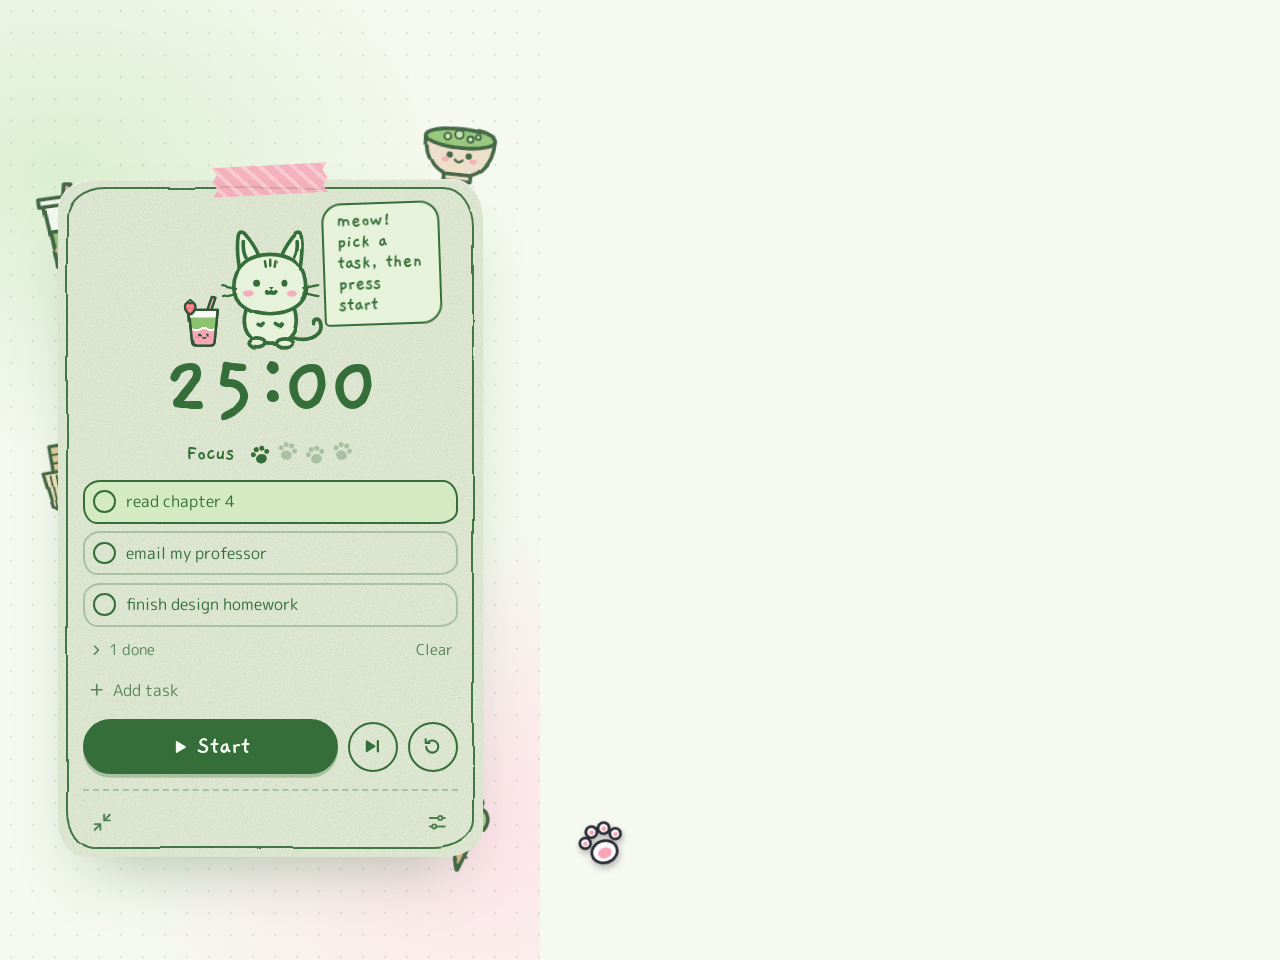
<file: promo/reel.html>
<!doctype html>
<html lang="en">
<head>
<meta charset="utf-8">
<meta name="viewport" content="width=540">
<title>Pawmodoro reel</title>
<link rel="stylesheet" href="https://fonts.googleapis.com/css2?family=Gaegu:wght@400;700&family=M+PLUS+Rounded+1c:wght@400;500;700&display=swap">
<script>
  // Demo state for the reel, written before the app loads so it opens with these tasks.
  (() => {
    const d = new Date(), today = `${d.getFullYear()}-${d.getMonth() + 1}-${d.getDate()}`;
    localStorage.setItem('bunodoro:v1', JSON.stringify({
      settings: { focus: 25, short: 5, long: 15, every: 4, auto: false, notify: false },
      tasks: [
        { id: 'a', text: 'read chapter 4', done: false },
        { id: 'b', text: 'email my professor', done: false },
        { id: 'c', text: 'finish design homework', done: false },
        { id: 'd', text: 'make coffee', done: true },
      ],
      currentId: 'a', buddy: 'cat', look: 'matcha', vol: 60, muted: true, mini: false, showDone: false,
      timer: { phase: 'focus', cycle: 1, total: 1500000, remaining: 1500000, running: false, endAt: 0, fresh: true },
      nudges: { water: 0, stretch: 0, waterDue: 9e9, stretchDue: 9e9 },
      today: { date: today, count: 1, minutes: 25, water: 2, stretch: 1 },
    }));
  })();
</script>
<style>
  html,body{margin:0;width:540px;height:960px;overflow:hidden;background:#F5F9EF}
  iframe{position:absolute;inset:0;width:540px;height:960px;border:0}
  #landing{opacity:0;transition:opacity .7s ease}
  #landing.show{opacity:1}

  /* spotlight: everything outside the hole is softly blurred */
  #veil{position:absolute;inset:0;z-index:3;pointer-events:none;opacity:0;transition:opacity .45s ease;
    -webkit-backdrop-filter:blur(5px) saturate(.9);backdrop-filter:blur(5px) saturate(.9);background:rgba(255,255,255,.22)}
  #veil.on{opacity:1}
  #ring{position:absolute;z-index:4;pointer-events:none;opacity:0;transition:opacity .45s ease;border:3px solid #FFFFFF;box-sizing:border-box;
    box-shadow:0 0 0 2px rgba(43,43,53,.28),0 0 26px rgba(255,255,255,.85)}
  #ring.on{opacity:1}

  .cap{
    position:absolute;left:50%;top:54px;z-index:6;transform:translateX(-50%) rotate(-2deg);
    padding:12px 24px 14px;background:#FFFFFF;color:#2B2B35;border:3px solid #2B2B35;
    border-radius:24px 20px 26px 18px / 20px 26px 18px 24px;box-shadow:0 6px 0 rgba(43,43,53,.18);
    font:700 31px/1.12 Gaegu, "Chalkboard SE", cursive;text-align:center;max-width:460px;width:max-content;text-wrap:balance;
  }
  .cap:empty{display:none}
  .cap.pop{animation:pop .45s cubic-bezier(.3,1.6,.5,1)}
  @keyframes pop{from{transform:translateX(-50%) rotate(-7deg) scale(.55);opacity:0}}

  /* the paw cursor: its center is the point it taps */
  #paw{position:absolute;z-index:8;width:56px;height:56px;margin:-24px 0 0 -26px;pointer-events:none;
    filter:drop-shadow(0 4px 3px rgba(43,43,53,.3));transform:rotate(-18deg);transition:transform .14s ease}
  #paw.press{transform:rotate(-18deg) scale(.8)}
  .ripple{position:absolute;z-index:7;width:56px;height:56px;margin:-28px 0 0 -28px;border-radius:50%;
    border:3px solid #FFFFFF;box-shadow:0 0 0 2px rgba(43,43,53,.25);opacity:0;pointer-events:none}
  .ripple.go{animation:ripple .6s ease-out}
  @keyframes ripple{0%{opacity:1;transform:scale(.35)}100%{opacity:0;transform:scale(1.5)}}
</style>
</head>
<body>
<iframe id="app" src="../app/?reel"></iframe>
<iframe id="landing" src="../" tabindex="-1"></iframe>
<div id="veil"></div>
<div id="ring"></div>
<div class="cap" id="cap"></div>
<div class="ripple" id="ripple"></div>
<svg id="paw" viewBox="0 0 48 48" aria-hidden="true">
  <g stroke="#2B2B35" stroke-width="2.4" fill="#FFFFFF">
    <ellipse cx="24" cy="31" rx="11" ry="9.5"/>
    <circle cx="10.5" cy="19" r="4.6"/><circle cx="18.5" cy="11.5" r="4.8"/><circle cx="29.5" cy="11.5" r="4.8"/><circle cx="37.5" cy="19" r="4.6"/>
  </g>
  <g fill="#F7A6B8">
    <ellipse cx="24" cy="32" rx="6" ry="4.6"/>
    <circle cx="10.5" cy="19.5" r="2"/><circle cx="18.5" cy="12" r="2.1"/><circle cx="29.5" cy="12" r="2.1"/><circle cx="37.5" cy="19.5" r="2"/>
  </g>
</svg>
<script>
  const W = 540, H = 960;
  const appFrame = document.getElementById('app'), landing = document.getElementById('landing');
  const veil = document.getElementById('veil'), ring = document.getElementById('ring');
  const capEl = document.getElementById('cap'), paw = document.getElementById('paw'), ripple = document.getElementById('ripple');
  const appWin = () => appFrame.contentWindow;
  const docOf = (where) => (where === 'landing' ? landing : appFrame).contentWindow.document;
  const wait = (ms) => new Promise((r) => setTimeout(r, ms));
  const ease = (t) => (t < 0.5 ? 4 * t * t * t : 1 - Math.pow(-2 * t + 2, 3) / 2);
  function tween(ms, step) {
    return new Promise((done) => {
      const t0 = performance.now();
      (function tick() {
        const t = Math.min(1, (performance.now() - t0) / ms);
        step(ease(t));
        if (t < 1) setTimeout(tick, 16); else done();
      })();
    });
  }

  // Show only the timer card, bigger, on its sticker-covered desk; keep Settings short for the tour.
  function styleApp() {
    const st = appWin().document.createElement('style');
    st.textContent = `.topbar,.hint{display:none!important}
      .desk{padding:0!important;gap:0!important;min-height:960px!important}
      .stage{min-height:960px;padding-top:76px;box-sizing:border-box}
      .card{zoom:1.25}
      .mini{zoom:1.8}
      #face-settings .switch-row,#face-settings .setting:has(.sound),#face-settings .setting:has(#buddy-seg){display:none!important}`;
    appWin().document.head.append(st);
  }

  function cap(text) {
    capEl.textContent = text;
    capEl.classList.remove('pop'); void capEl.offsetWidth; capEl.classList.add('pop');
  }

  // ---- spotlight ----
  let spot = null;
  function rectOf(sels, pad, where) {
    const d = docOf(where); let x1 = W, y1 = H, x2 = 0, y2 = 0;
    for (const q of sels) {
      const el = d.querySelector(q); if (!el) continue;
      const r = el.getBoundingClientRect();
      x1 = Math.min(x1, r.left); y1 = Math.min(y1, r.top); x2 = Math.max(x2, r.right); y2 = Math.max(y2, r.bottom);
    }
    return { x: x1 - pad, y: y1 - pad, w: x2 - x1 + pad * 2, h: y2 - y1 + pad * 2, r: 22 };
  }
  function draw(s) {
    const { x, y, w, h } = s, r = Math.min(s.r, w / 2, h / 2);
    const hole = `M${x + r} ${y}H${x + w - r}A${r} ${r} 0 0 1 ${x + w} ${y + r}V${y + h - r}A${r} ${r} 0 0 1 ${x + w - r} ${y + h}H${x + r}A${r} ${r} 0 0 1 ${x} ${y + h - r}V${y + r}A${r} ${r} 0 0 1 ${x + r} ${y}Z`;
    const svg = `<svg xmlns='http://www.w3.org/2000/svg' width='${W}' height='${H}'><path fill-rule='evenodd' d='M0 0H${W}V${H}H0Z ${hole}'/></svg>`;
    const url = `url("data:image/svg+xml;utf8,${encodeURIComponent(svg)}")`;
    veil.style.webkitMaskImage = url; veil.style.maskImage = url;
    Object.assign(ring.style, { left: x + 'px', top: y + 'px', width: w + 'px', height: h + 'px', borderRadius: r + 'px' });
  }
  async function focus(sels, pad = 10, where = 'app') {
    const to = rectOf(sels, pad, where);
    const from = spot || { x: to.x - 40, y: to.y - 40, w: to.w + 80, h: to.h + 80, r: 22 };
    spot = to;
    veil.classList.add('on'); ring.classList.add('on');
    await tween(500, (t) => draw({ x: from.x + (to.x - from.x) * t, y: from.y + (to.y - from.y) * t,
      w: from.w + (to.w - from.w) * t, h: from.h + (to.h - from.h) * t, r: 22 }));
  }
  function unfocus() { veil.classList.remove('on'); ring.classList.remove('on'); spot = null; }

  // ---- paw cursor ----
  let px = W + 60, py = H - 120;
  function placePaw() { paw.style.left = px + 'px'; paw.style.top = py + 'px'; }
  function centerOf(q, where) { const r = docOf(where).querySelector(q).getBoundingClientRect(); return [r.left + r.width / 2, r.top + r.height / 2]; }
  async function moveTo(q, where = 'app', ms = 650) {
    const [tx, ty] = Array.isArray(q) ? q : centerOf(q, where);
    const sx = px, sy = py;
    await tween(ms, (t) => { px = sx + (tx - sx) * t; py = sy + (ty - sy) * t; placePaw(); });
  }
  async function tap(q, where = 'app') {
    await wait(180);
    paw.classList.add('press');
    Object.assign(ripple.style, { left: px + 'px', top: py + 'px' });
    ripple.classList.remove('go'); void ripple.offsetWidth; ripple.classList.add('go');
    docOf(where).querySelector(q).click();
    await wait(160);
    paw.classList.remove('press');
  }

  const loaded = (f) => new Promise((ok) => (f.contentDocument && f.contentDocument.readyState === 'complete' ? ok() : f.addEventListener('load', ok, { once: true })));
  window.reelReady = (async () => {
    await Promise.all([loaded(appFrame), loaded(landing), document.fonts.ready]);
    styleApp();
    await appWin().document.fonts.ready;
    await landing.contentWindow.document.fonts.ready;
    placePaw();
    return true;
  })();

  // The tour: the paw shows each feature while everything else blurs.
  window.reelDone = false;
  async function tour() {
    const reel = appWin().pawReel;
    cap('meet pawmodoro 🐾'); reel.say('hi! focus with me?', 2600);
    moveTo([W / 2 + 110, H - 170], 'app', 1200);
    await wait(1800);

    // start: the cat studies with you
    await focus(['#go']); await moveTo('#go'); await tap('#go');
    cap('press start, and your cat studies with you 📖');
    await focus(['.bunny-wrap', '#time', '.phase-row'], 12);
    await wait(2100);

    // check off a task: a cheer
    await focus(['#tasks .task']); await moveTo('#tasks .check'); await tap('#tasks .check');
    cap('check off a task for a little cheer ✨');
    await focus(['.bunny-wrap'], 8);
    await wait(2000);

    // water nudge
    reel.nudge('water');
    cap('it reminds you to sip water 💧');
    await focus(['.bunny-wrap', '#nudge'], 10);
    await wait(1300);
    await moveTo('#nudge-done'); await tap('#nudge-done');
    await wait(600);

    // colors: open settings, pick sushi
    await focus(['#settings-btn'], 8); await moveTo('#settings-btn'); await tap('#settings-btn');
    cap('pick your look: matcha or sushi 🍵🍣');
    await wait(250);
    await focus(['#seg'], 10); await moveTo('#seg [data-look=sushi]'); await tap('#seg [data-look=sushi]');
    await wait(300);
    await focus(['#card'], 4);
    await wait(1300);
    await moveTo('#settings-done'); await tap('#settings-done');
    await wait(500);

    // stretch nudge, in sushi
    reel.nudge('stretch');
    cap('and cute little stretch breaks 🙆');
    await focus(['.bunny-wrap', '#nudge'], 10);
    await wait(1400);
    await moveTo('#nudge-done'); await tap('#nudge-done');
    await wait(500);

    // shrink to the floating pill
    await focus(['#mini-btn'], 8); await moveTo('#mini-btn'); await tap('#mini-btn');
    cap('shrink it into a floating pill 🫧');
    await wait(200);
    await focus(['#mini'], 12);
    moveTo([W / 2 + 150, H / 2 + 120], 'app', 800);
    await wait(1900);

    // landing page: download, and both looks
    unfocus();
    landing.classList.add('show');
    cap('comment matcha or sushi to get the link 🍵🍣');
    await wait(700);
    await focus(['#dl'], 8, 'landing'); await moveTo('#dl', 'landing');
    await wait(1200);
    await focus(['.pickers'], 8, 'landing'); await moveTo('.swatches [data-look=sushi]', 'landing'); await tap('.swatches [data-look=sushi]', 'landing');
    await wait(400);
    unfocus();
    await wait(1300);
    window.reelDone = true;
  }
  window.REEL_MS = 40000; // upper bound; the recorder stops shortly after the tour finishes
  window.startReel = () => { tour(); };
</script>
</body>
</html>
</file>
<file: palettes.css>
/* Pawmodoro colors: Matcha and Sushi. Shared by the landing page and the timer app. */
:root{
  --desk:#F5F9EF;
  --blob-a:#DCEFD0;
  --blob-b:#FFE3EA;
  --doodle:rgba(54,110,58,0.16);
  --paper:#E6F3DA;
  --paper-hi:#D3EAC2;
  --thumb:#E6F3DA;
  --ink:#366E3A;
  --ink-soft:rgba(54,110,58,0.8);
  --line:rgba(54,110,58,0.3);
  --btn-bg:#366E3A;
  --btn-fg:#F5FBF0;
  --blush:#F7A6B8;
  --bunny-fill:#E6F3DA;
  --card-shadow:0 1px 0 rgba(255,255,255,.7) inset, 0 26px 50px -24px rgba(54,110,58,0.4);
  --glass:none;
  --grain:0.55;
  --grain-blend:multiply;
  --tshadow:none;
  --tape:rgba(247,166,184,.85);
  --grid:rgba(54,110,58,0.11);
  --font-hand:"Gaegu","Chalkboard SE","Comic Sans MS",cursive;
  --font-ui:"M PLUS Rounded 1c","Hiragino Maru Gothic ProN","Arial Rounded MT Bold",ui-rounded,system-ui,sans-serif;
  --paw:url("data:image/svg+xml,%3Csvg xmlns='http://www.w3.org/2000/svg' viewBox='0 0 24 24'%3E%3Cellipse cx='12' cy='16' rx='5.4' ry='4.6'/%3E%3Ccircle cx='5.2' cy='10.2' r='2.4'/%3E%3Ccircle cx='9.2' cy='6' r='2.5'/%3E%3Ccircle cx='14.8' cy='6' r='2.5'/%3E%3Ccircle cx='18.8' cy='10.2' r='2.4'/%3E%3C/svg%3E");
}
:root[data-look="matcha"]{
  --desk:#F5F9EF;
  --blob-a:#DCEFD0;
  --blob-b:#FFE3EA;
  --doodle:rgba(54,110,58,0.16);
  --paper:#E6F3DA;
  --paper-hi:#D3EAC2;
  --thumb:#E6F3DA;
  --ink:#366E3A;
  --ink-soft:rgba(54,110,58,0.8);
  --line:rgba(54,110,58,0.3);
  --btn-bg:#366E3A;
  --btn-fg:#F5FBF0;
  --blush:#F7A6B8;
  --bunny-fill:#E6F3DA;
  --card-shadow:0 1px 0 rgba(255,255,255,.7) inset, 0 26px 50px -24px rgba(54,110,58,0.4);
  --glass:none;
  --grain:0.55;
  --grain-blend:multiply;
  --tshadow:none;
  --tape:rgba(247,166,184,.85);
  --grid:rgba(54,110,58,0.11);
  color-scheme:light;
}
:root[data-look="sushi"]{
  --desk:#F2D4CB;
  --blob-a:#F8E1D9;
  --blob-b:#EAC2B6;
  --doodle:rgba(43,43,53,0.14);
  --paper:#FFF8F3;
  --paper-hi:#FBE3DA;
  --thumb:#FFF8F3;
  --ink:#2B2B35;
  --ink-soft:rgba(43,43,53,0.76);
  --line:rgba(43,43,53,0.26);
  --btn-bg:#D9603F;
  --btn-fg:#FFF8F3;
  --blush:#F4A39B;
  --bunny-fill:#FFF8F3;
  --card-shadow:0 1px 0 rgba(255,255,255,.7) inset, 0 26px 50px -24px rgba(217,96,63,0.35);
  --glass:none;
  --grain:0.5;
  --grain-blend:multiply;
  --tshadow:none;
  --tape:rgba(240,140,110,.92);
  --grid:rgba(217,96,63,0.10);
  color-scheme:light;
}
/* Desk stickers: little matcha treats in Matcha, little sushi friends in Sushi */
.dd:not(.dd-matcha):not(.dd-sushi){display:none}
.dd-matcha,.dd-sushi{opacity:.88}
.dd-sushi{display:none}
:root[data-look="sushi"] .dd-sushi{display:block}
:root[data-look="sushi"] .dd-matcha{display:none}
/* The cat's little friend: strawberry matcha in Matcha, a nigiri in Sushi */
.prop-sushi{display:none}
:root[data-look="sushi"] .prop-sushi{display:inline}
:root[data-look="sushi"] .prop-matcha{display:none}
/* on a break the friend is in the cat's paws, so it leaves the side */
.bunny[data-state="break"] .friend{display:none}
</file>
